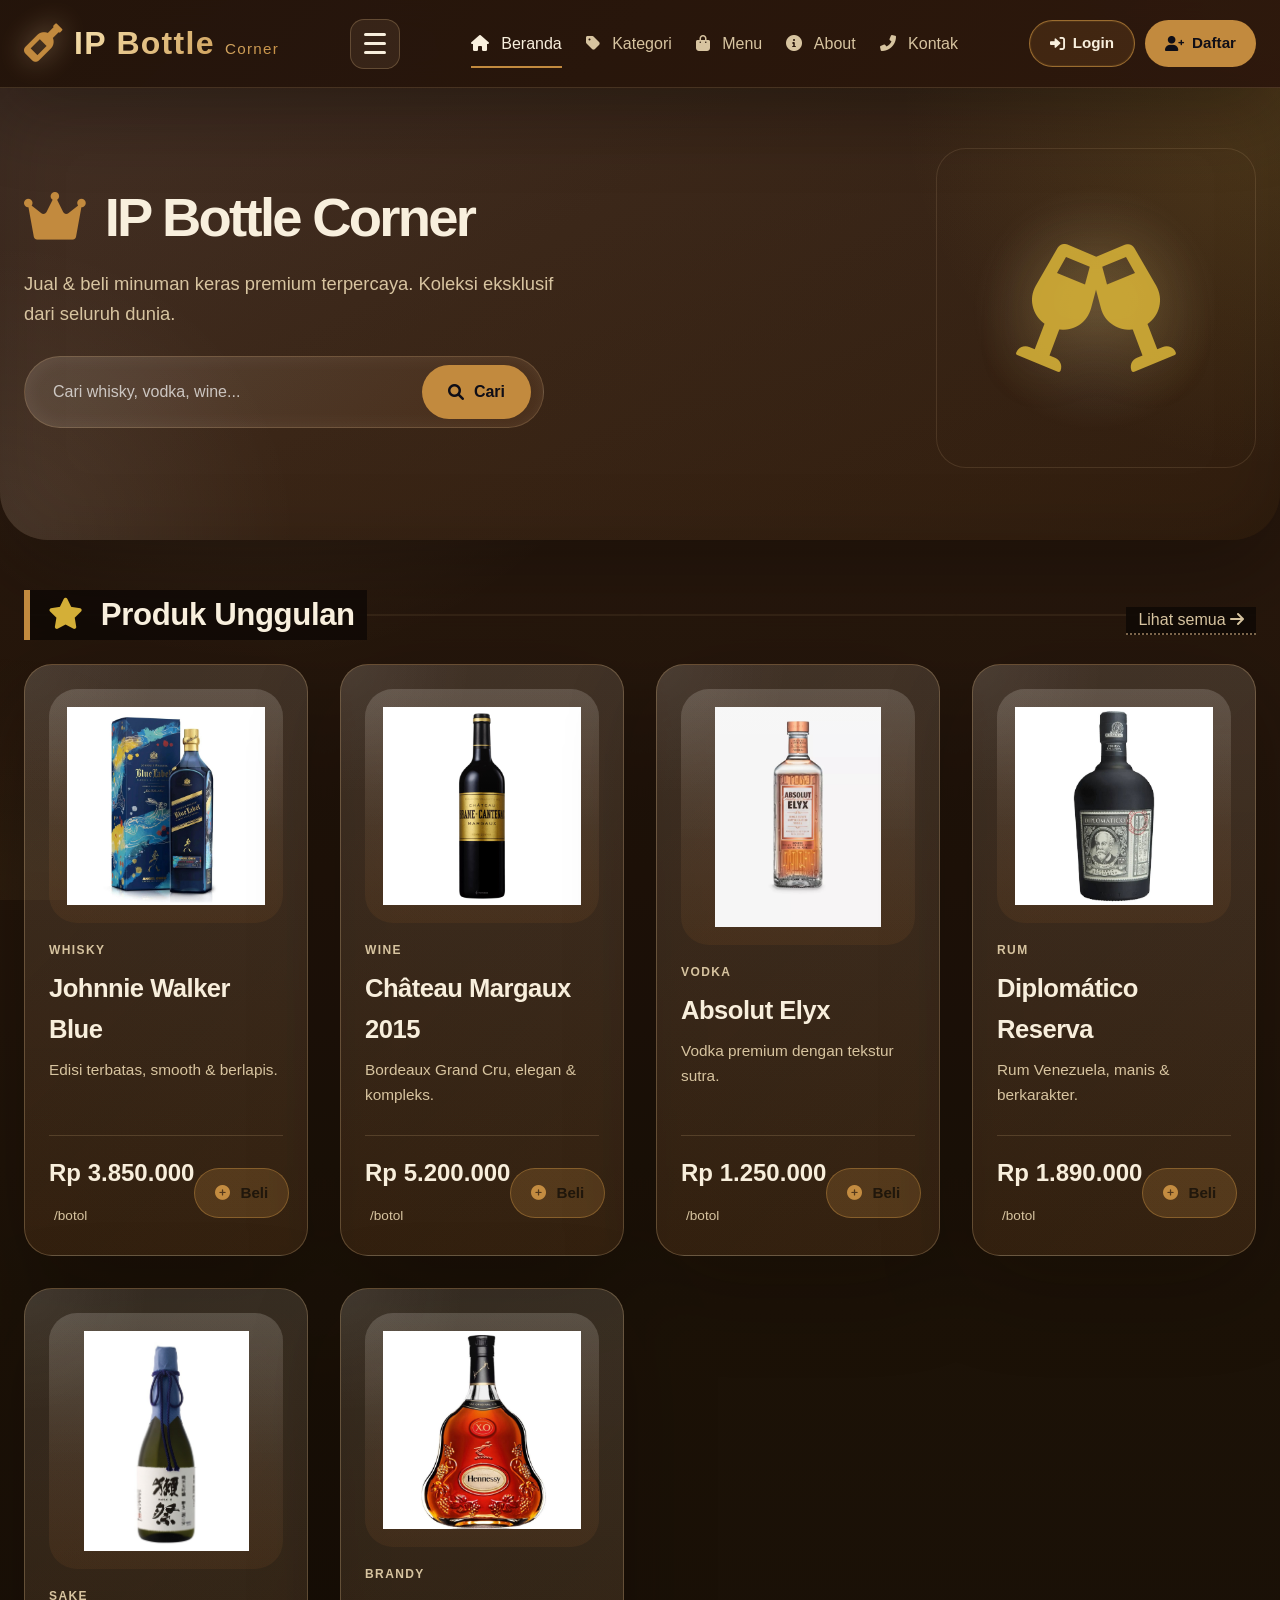
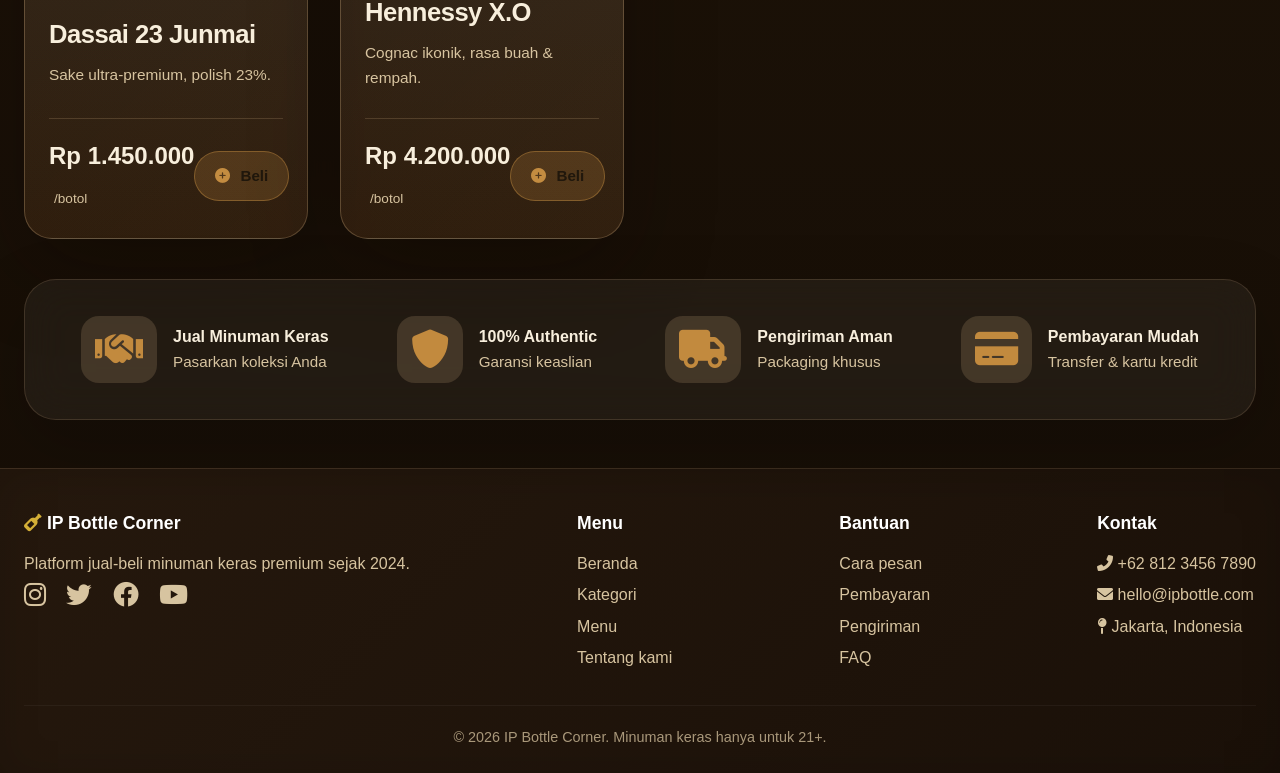
<file: index.html>
<!DOCTYPE html>
<html lang="id">
<head>
  <meta charset="UTF-8">
  <meta name="viewport" content="width=device-width, initial-scale=1.0">
  <title>Kontak - IP Bottle Corner</title>
  <link rel="stylesheet" href="style.css">
  <link rel="stylesheet" href="https://cdnjs.cloudflare.com/ajax/libs/font-awesome/6.0.0-beta3/css/all.min.css">
</head>
<body>

<header>
    <div class="container header-wrapper">
      <div class="logo">
        <i class="fas fa-wine-bottle"></i>
        <h1>IP Bottle <span>Corner</span></h1>
      </div>
      <button class="hamburger" id="hamburgerButton" aria-label="Toggle navigation" aria-expanded="false">
        <span></span>
        <span></span>
        <span></span>
      </button>
      <nav class="nav-links" id="navLinks">
        <a href="index.html" class="active"><i class="fas fa-home"></i> Beranda</a>
        <a href="kategori.html"><i class="fas fa-tag"></i> Kategori</a>
        <a href="menu.html"><i class="fas fa-shopping-bag"></i> Menu</a>
        <a href="about.html"><i class="fas fa-info-circle"></i> About</a>
        <a href="contact.html"><i class="fas fa-phone-alt"></i> Kontak</a>
      </nav>
      <div class="header-actions">
        <div class="cart-icon" onclick="openCart()">
          <i class="fas fa-shopping-cart"></i>
          <span class="badge">3</span>
        </div>
        <div class="auth-buttons">
          <a href="login.html" class="btn-login"><i class="fas fa-sign-in-alt"></i> Login</a>
          <a href="register.html" class="btn-register"><i class="fas fa-user-plus"></i> Daftar</a>
        </div>
      </div>
    </div>
  </header>

  <!-- Hero Section -->
  <section class="hero">
    <div class="container hero-grid">
      <div class="hero-text">
        <h2><i class="fas fa-crown"></i> IP Bottle Corner</h2>
        <p>Jual & beli minuman keras premium terpercaya. Koleksi eksklusif dari seluruh dunia.</p>
        <div class="hero-search">
          <input type="text" placeholder="Cari whisky, vodka, wine...">
          <button><i class="fas fa-search"></i> Cari</button>
        </div>
      </div>
      <div class="hero-img">
        <i class="fas fa-glass-cheers"></i>
      </div>
    </div>
  </section>

  <div class="container">
    <!-- Produk Unggulan -->
    <div class="section-title">
      <h3><i class="fas fa-star" style="color:#d4af37;"></i> Produk Unggulan</h3>
      <a href="menu.html">Lihat semua <i class="fas fa-arrow-right"></i></a>
    </div>

    <div class="product-grid" id="featured-products">
      <!-- Products will be loaded by JavaScript -->
    </div>

    <!-- Info Panel -->
    <div class="info-panel">
      <div class="info-item">
        <i class="fas fa-handshake"></i>
        <div><h4>Jual Minuman Keras</h4><p>Pasarkan koleksi Anda</p></div>
      </div>
      <div class="info-item">
        <i class="fas fa-shield-alt"></i>
        <div><h4>100% Authentic</h4><p>Garansi keaslian</p></div>
      </div>
      <div class="info-item">
        <i class="fas fa-truck"></i>
        <div><h4>Pengiriman Aman</h4><p>Packaging khusus</p></div>
      </div>
      <div class="info-item">
        <i class="fas fa-credit-card"></i>
        <div><h4>Pembayaran Mudah</h4><p>Transfer & kartu kredit</p></div>
      </div>
    </div>
  </div>

  <!-- Footer -->
  <footer>
    <div class="container">
      <div class="footer-grid">
        <div class="footer-col">
          <h5><i class="fas fa-wine-bottle" style="color:#d4af37;"></i> IP Bottle Corner</h5>
          <p>Platform jual-beli minuman keras premium sejak 2024.</p>
          <div class="social">
            <i class="fab fa-instagram"></i>
            <i class="fab fa-twitter"></i>
            <i class="fab fa-facebook"></i>
            <i class="fab fa-youtube"></i>
          </div>
        </div>
        <div class="footer-col">
          <h5>Menu</h5>
          <a href="index.html">Beranda</a>
          <a href="kategori.html">Kategori</a>
          <a href="menu.html">Menu</a>
          <a href="about.html">Tentang kami</a>
        </div>
        <div class="footer-col">
          <h5>Bantuan</h5>
          <a href="#">Cara pesan</a>
          <a href="#">Pembayaran</a>
          <a href="#">Pengiriman</a>
          <a href="#">FAQ</a>
        </div>
        <div class="footer-col">
          <h5>Kontak</h5>
          <p><i class="fas fa-phone-alt"></i> +62 812 3456 7890</p>
          <p><i class="fas fa-envelope"></i> hello@ipbottle.com</p>
          <p><i class="fas fa-map-pin"></i> Jakarta, Indonesia</p>
        </div>
      </div>
      <div class="copyright">
        &copy; 2026 IP Bottle Corner. Minuman keras hanya untuk 21+.
      </div>
    </div>
  </footer>

  <script src="main.js"></script>
</body>
</html>
</file>
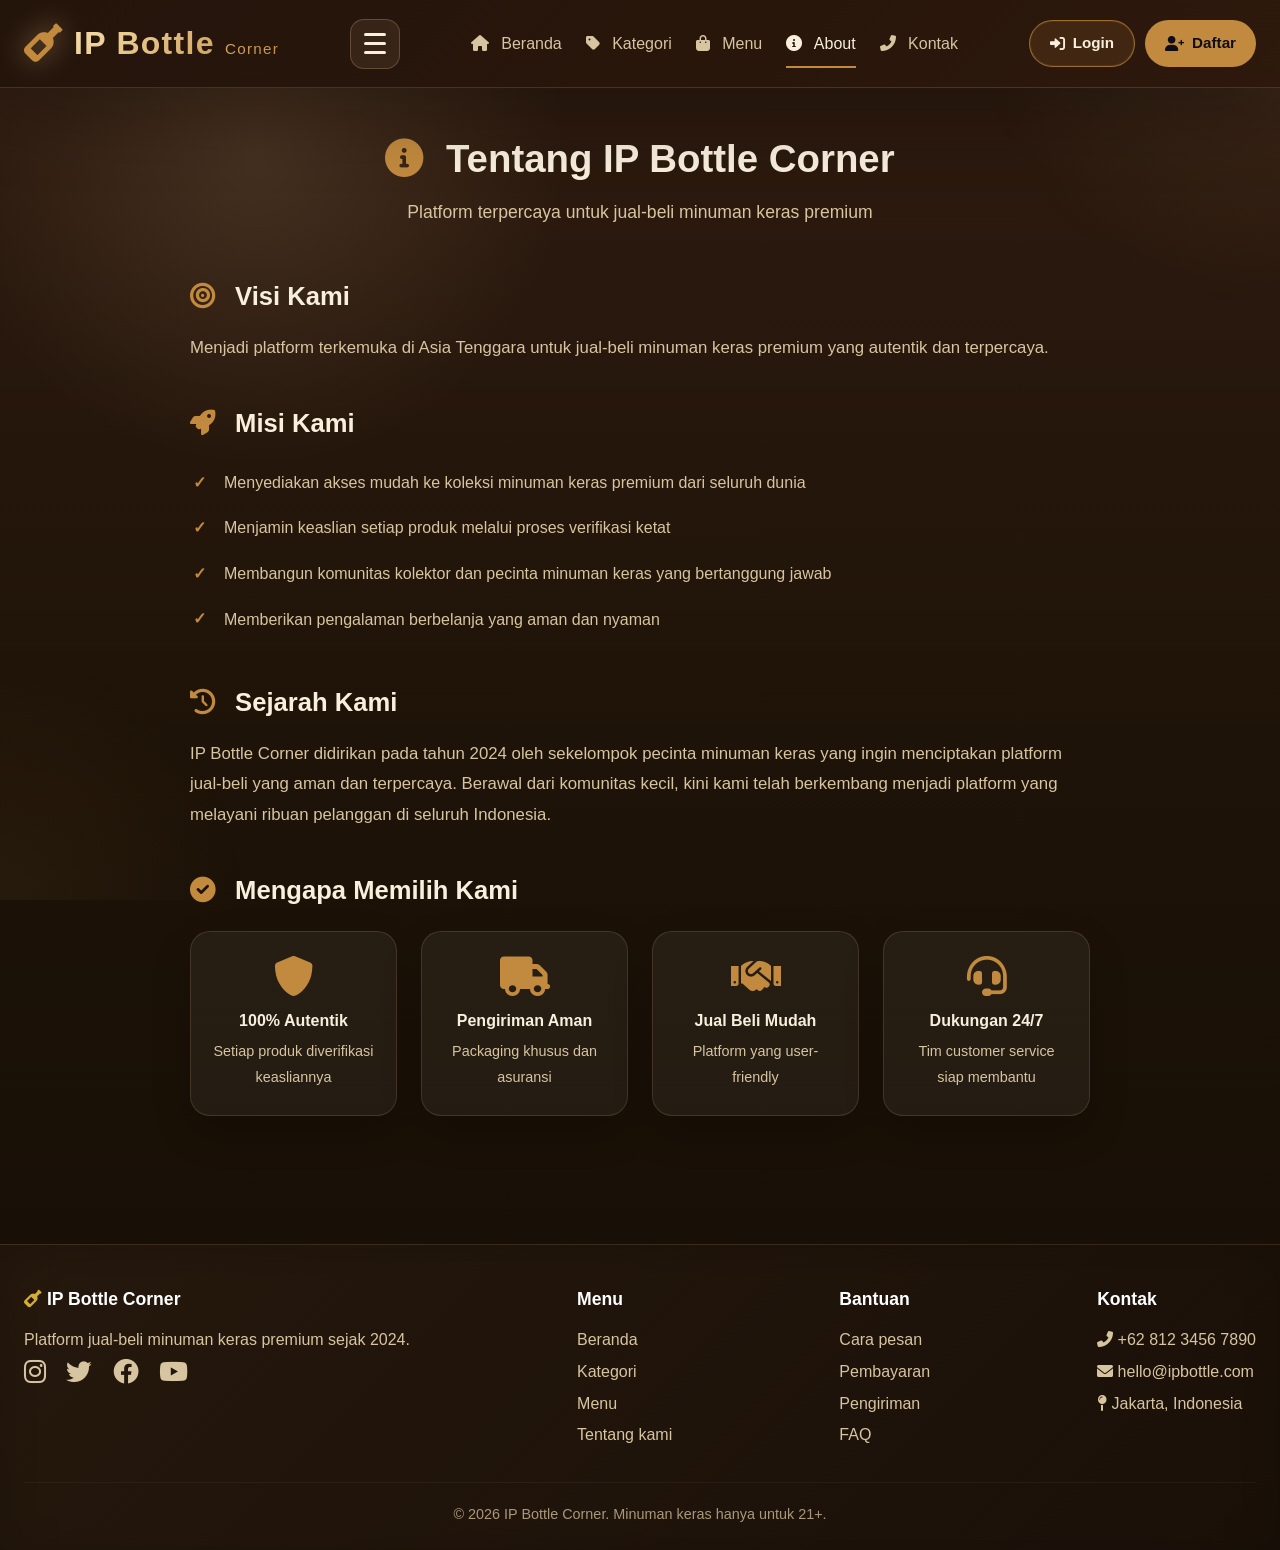
<file: about.html>
<!DOCTYPE html>
<html lang="id">
<head>
  <meta charset="UTF-8">
  <meta name="viewport" content="width=device-width, initial-scale=1.0">
  <title>Tentang Kami - IP Bottle Corner</title>
  <link rel="stylesheet" href="style.css">
  <link rel="stylesheet" href="https://cdnjs.cloudflare.com/ajax/libs/font-awesome/6.0.0-beta3/css/all.min.css">
</head>
<body>
  <!-- Header -->
  <header>
    <div class="container header-wrapper">
      <div class="logo">
        <i class="fas fa-wine-bottle"></i>
        <h1>IP Bottle <span>Corner</span></h1>
      </div>
      <button class="hamburger" id="hamburgerButton" aria-label="Toggle navigation" aria-expanded="false">
        <span></span>
        <span></span>
        <span></span>
      </button>
      <nav class="nav-links" id="navLinks">
        <a href="index.html"><i class="fas fa-home"></i> Beranda</a>
        <a href="kategori.html"><i class="fas fa-tag"></i> Kategori</a>
        <a href="menu.html"><i class="fas fa-shopping-bag"></i> Menu</a>
        <a href="about.html" class="active"><i class="fas fa-info-circle"></i> About</a>
        <a href="contact.html"><i class="fas fa-phone-alt"></i> Kontak</a>
      </nav>
      <div class="header-actions">
        <div class="cart-icon" onclick="openCart()">
          <i class="fas fa-shopping-cart"></i>
          <span class="badge">3</span>
        </div>
        <div class="auth-buttons">
          <a href="login.html" class="btn-login"><i class="fas fa-sign-in-alt"></i> Login</a>
          <a href="register.html" class="btn-register"><i class="fas fa-user-plus"></i> Daftar</a>
        </div>
      </div>
    </div>
  </header>
  <div class="container">
    <div class="page-header">
      <h2><i class="fas fa-info-circle"></i> Tentang IP Bottle Corner</h2>
      <p>Platform terpercaya untuk jual-beli minuman keras premium</p>
    </div>

    <div class="about-content">
      <div class="about-section">
        <h3><i class="fas fa-bullseye"></i> Visi Kami</h3>
        <p>Menjadi platform terkemuka di Asia Tenggara untuk jual-beli minuman keras premium yang autentik dan terpercaya.</p>
      </div>

      <div class="about-section">
        <h3><i class="fas fa-rocket"></i> Misi Kami</h3>
        <ul>
          <li>Menyediakan akses mudah ke koleksi minuman keras premium dari seluruh dunia</li>
          <li>Menjamin keaslian setiap produk melalui proses verifikasi ketat</li>
          <li>Membangun komunitas kolektor dan pecinta minuman keras yang bertanggung jawab</li>
          <li>Memberikan pengalaman berbelanja yang aman dan nyaman</li>
        </ul>
      </div>

      <div class="about-section">
        <h3><i class="fas fa-history"></i> Sejarah Kami</h3>
        <p>IP Bottle Corner didirikan pada tahun 2024 oleh sekelompok pecinta minuman keras yang ingin menciptakan platform jual-beli yang aman dan terpercaya. Berawal dari komunitas kecil, kini kami telah berkembang menjadi platform yang melayani ribuan pelanggan di seluruh Indonesia.</p>
      </div>

      <div class="about-section">
        <h3><i class="fas fa-check-circle"></i> Mengapa Memilih Kami</h3>
        <div class="feature-grid">
          <div class="feature-item">
            <i class="fas fa-shield-alt"></i>
            <h4>100% Autentik</h4>
            <p>Setiap produk diverifikasi keasliannya</p>
          </div>
          <div class="feature-item">
            <i class="fas fa-truck"></i>
            <h4>Pengiriman Aman</h4>
            <p>Packaging khusus dan asuransi</p>
          </div>
          <div class="feature-item">
            <i class="fas fa-handshake"></i>
            <h4>Jual Beli Mudah</h4>
            <p>Platform yang user-friendly</p>
          </div>
          <div class="feature-item">
            <i class="fas fa-headset"></i>
            <h4>Dukungan 24/7</h4>
            <p>Tim customer service siap membantu</p>
          </div>
        </div>
      </div>
    </div>
  </div>

  <!-- Footer -->
  <footer>
    <div class="container">
      <div class="footer-grid">
        <div class="footer-col">
          <h5><i class="fas fa-wine-bottle" style="color:#d4af37;"></i> IP Bottle Corner</h5>
          <p>Platform jual-beli minuman keras premium sejak 2024.</p>
          <div class="social">
            <i class="fab fa-instagram"></i>
            <i class="fab fa-twitter"></i>
            <i class="fab fa-facebook"></i>
            <i class="fab fa-youtube"></i>
          </div>
        </div>
        <div class="footer-col">
          <h5>Menu</h5>
          <a href="index.html">Beranda</a>
          <a href="kategori.html">Kategori</a>
          <a href="menu.html">Menu</a>
          <a href="about.html">Tentang kami</a>
        </div>
        <div class="footer-col">
          <h5>Bantuan</h5>
          <a href="#">Cara pesan</a>
          <a href="#">Pembayaran</a>
          <a href="#">Pengiriman</a>
          <a href="#">FAQ</a>
        </div>
        <div class="footer-col">
          <h5>Kontak</h5>
          <p><i class="fas fa-phone-alt"></i> +62 812 3456 7890</p>
          <p><i class="fas fa-envelope"></i> hello@ipbottle.com</p>
          <p><i class="fas fa-map-pin"></i> Jakarta, Indonesia</p>
        </div>
      </div>
      <div class="copyright">
        &copy; 2026 IP Bottle Corner. Minuman keras hanya untuk 21+.
      </div>
    </div>
  </footer>

  <script src="main.js"></script>
</body>
</html>
</file>
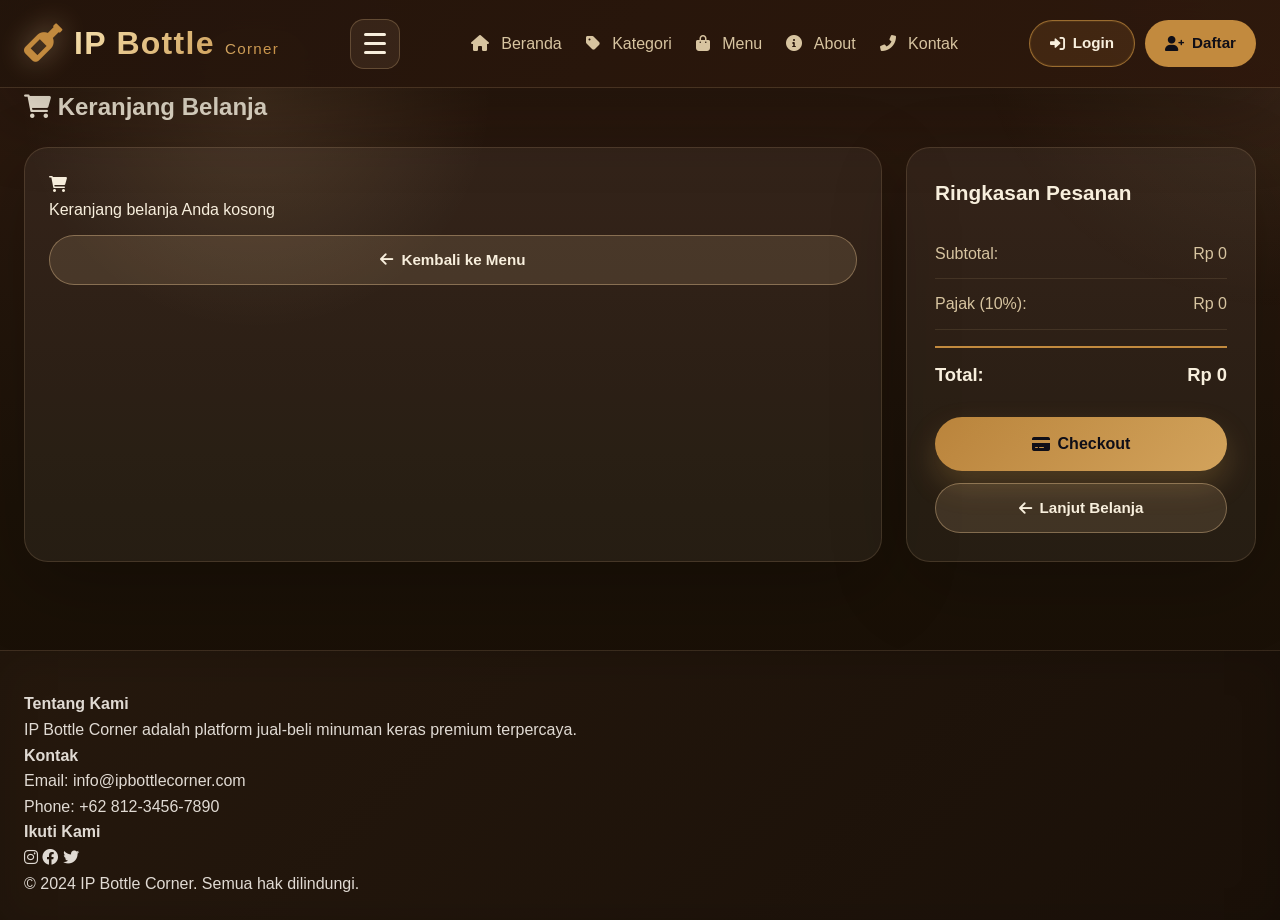
<file: cart.html>
<!DOCTYPE html>
<html lang="id">
<head>
  <meta charset="UTF-8">
  <meta name="viewport" content="width=device-width, initial-scale=1.0">
  <title>Keranjang Belanja - IP Bottle Corner</title>
  <link rel="stylesheet" href="style.css">
  <link rel="stylesheet" href="https://cdnjs.cloudflare.com/ajax/libs/font-awesome/6.0.0-beta3/css/all.min.css">
</head>
<body>
  <!-- Header -->
  <header>
    <div class="container header-wrapper">
      <div class="logo">
        <i class="fas fa-wine-bottle"></i>
        <h1>IP Bottle <span>Corner</span></h1>
      </div>
      <button class="hamburger" id="hamburgerButton" aria-label="Toggle navigation" aria-expanded="false">
        <span></span>
        <span></span>
        <span></span>
      </button>
      <nav class="nav-links" id="navLinks">
        <a href="index.html"><i class="fas fa-home"></i> Beranda</a>
        <a href="kategori.html"><i class="fas fa-tag"></i> Kategori</a>
        <a href="menu.html"><i class="fas fa-shopping-bag"></i> Menu</a>
        <a href="about.html"><i class="fas fa-info-circle"></i> About</a>
        <a href="contact.html"><i class="fas fa-phone-alt"></i> Kontak</a>
      </nav>
      <div class="header-actions">
        <div class="cart-icon" onclick="openCart()">
          <i class="fas fa-shopping-cart"></i>
          <span class="badge">0</span>
        </div>
        <div class="auth-buttons">
          <a href="login.html" class="btn-login"><i class="fas fa-sign-in-alt"></i> Login</a>
          <a href="register.html" class="btn-register"><i class="fas fa-user-plus"></i> Daftar</a>
        </div>
      </div>
    </div>
  </header>

  <!-- Cart Section -->
  <section class="cart-section">
    <div class="container">
      <h2><i class="fas fa-shopping-cart"></i> Keranjang Belanja</h2>

      <div class="cart-content">
        <div class="cart-items" id="cart-items">
          <!-- Items akan ditampilkan di sini -->
        </div>

        <div class="cart-summary">
          <h3>Ringkasan Pesanan</h3>
          <div class="summary-item">
            <span>Subtotal:</span>
            <span id="subtotal">Rp 0</span>
          </div>
          <div class="summary-item">
            <span>Pajak (10%):</span>
            <span id="tax">Rp 0</span>
          </div>
          <div class="summary-item total">
            <span>Total:</span>
            <span id="total">Rp 0</span>
          </div>
          <button class="btn-checkout" onclick="checkout()">
            <i class="fas fa-credit-card"></i> Checkout
          </button>
          <a href="menu.html" class="btn-continue">
            <i class="fas fa-arrow-left"></i> Lanjut Belanja
          </a>
        </div>
      </div>
    </div>
  </section>

  <!-- Footer -->
  <footer>
    <div class="container">
      <div class="footer-content">
        <div class="footer-section">
          <h4>Tentang Kami</h4>
          <p>IP Bottle Corner adalah platform jual-beli minuman keras premium terpercaya.</p>
        </div>
        <div class="footer-section">
          <h4>Kontak</h4>
          <p>Email: info@ipbottlecorner.com</p>
          <p>Phone: +62 812-3456-7890</p>
        </div>
        <div class="footer-section">
          <h4>Ikuti Kami</h4>
          <div class="social-links">
            <a href="#"><i class="fab fa-instagram"></i></a>
            <a href="#"><i class="fab fa-facebook"></i></a>
            <a href="#"><i class="fab fa-twitter"></i></a>
          </div>
        </div>
      </div>
      <div class="footer-bottom">
        <p>&copy; 2024 IP Bottle Corner. Semua hak dilindungi.</p>
      </div>
    </div>
  </footer>

  <script src="main.js"></script>
  <script>
    // Render cart saat halaman dimuat
    document.addEventListener('DOMContentLoaded', function() {
      updateNavbar();
      renderCart();
    });
  </script>
</body>
</html>
</file>
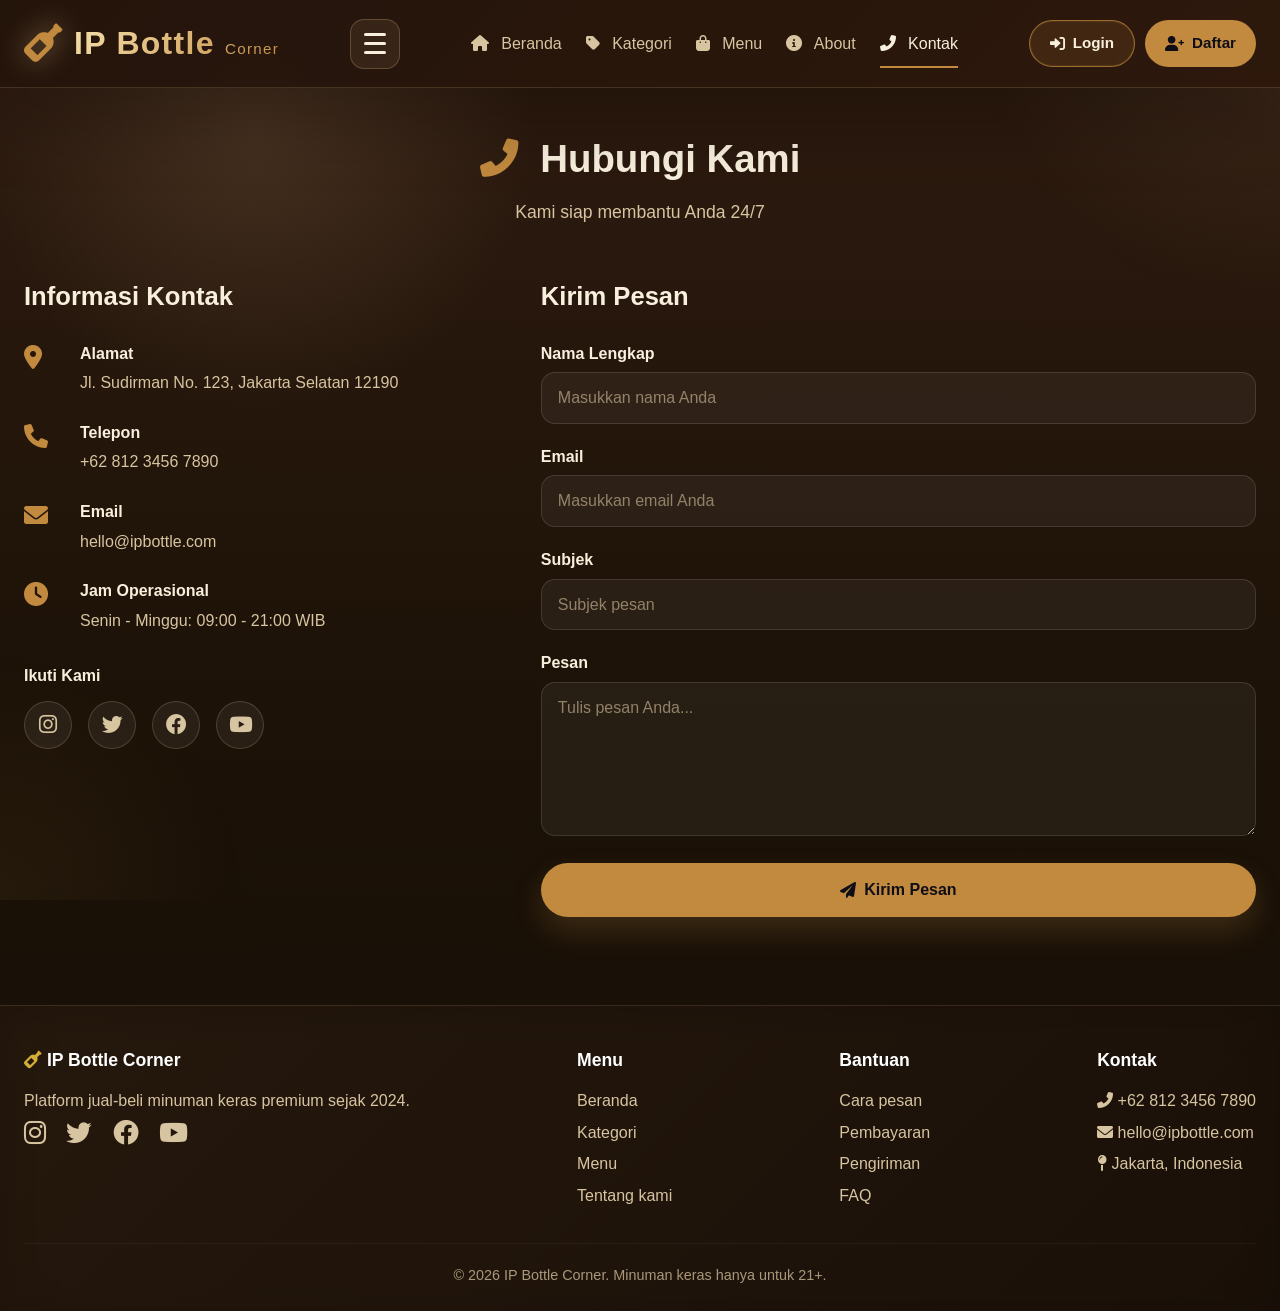
<file: contact.html>
<!DOCTYPE html>
<html lang="id">
<head>
  <meta charset="UTF-8">
  <meta name="viewport" content="width=device-width, initial-scale=1.0">
  <title>Kontak - IP Bottle Corner</title>
  <link rel="stylesheet" href="style.css">
  <link rel="stylesheet" href="https://cdnjs.cloudflare.com/ajax/libs/font-awesome/6.0.0-beta3/css/all.min.css">
</head>
<body>
  <!-- Header -->
  <header>
    <div class="container header-wrapper">
      <div class="logo">
        <i class="fas fa-wine-bottle"></i>
        <h1>IP Bottle <span>Corner</span></h1>
      </div>
      <button class="hamburger" id="hamburgerButton" aria-label="Toggle navigation" aria-expanded="false">
        <span></span>
        <span></span>
        <span></span>
      </button>
      <nav class="nav-links" id="navLinks">
        <a href="index.html"><i class="fas fa-home"></i> Beranda</a>
        <a href="kategori.html"><i class="fas fa-tag"></i> Kategori</a>
        <a href="menu.html"><i class="fas fa-shopping-bag"></i> Menu</a>
        <a href="about.html"><i class="fas fa-info-circle"></i> About</a>
        <a href="contact.html" class="active"><i class="fas fa-phone-alt"></i> Kontak</a>
      </nav>
      <div class="header-actions">
        <div class="cart-icon" onclick="openCart()">
          <i class="fas fa-shopping-cart"></i>
          <span class="badge">3</span>
        </div>
        <div class="auth-buttons">
          <a href="login.html" class="btn-login"><i class="fas fa-sign-in-alt"></i> Login</a>
          <a href="register.html" class="btn-register"><i class="fas fa-user-plus"></i> Daftar</a>
        </div>
      </div>
    </div>
  </header>

  <div class="container">
    <div class="page-header">
      <h2><i class="fas fa-phone-alt"></i> Hubungi Kami</h2>
      <p>Kami siap membantu Anda 24/7</p>
    </div>

    <div class="contact-wrapper">
      <div class="contact-info">
        <h3>Informasi Kontak</h3>
        <div class="contact-item">
          <i class="fas fa-map-marker-alt"></i>
          <div>
            <h4>Alamat</h4>
            <p>Jl. Sudirman No. 123, Jakarta Selatan 12190</p>
          </div>
        </div>
        <div class="contact-item">
          <i class="fas fa-phone"></i>
          <div>
            <h4>Telepon</h4>
            <p>+62 812 3456 7890</p>
          </div>
        </div>
        <div class="contact-item">
          <i class="fas fa-envelope"></i>
          <div>
            <h4>Email</h4>
            <p>hello@ipbottle.com</p>
          </div>
        </div>
        <div class="contact-item">
          <i class="fas fa-clock"></i>
          <div>
            <h4>Jam Operasional</h4>
            <p>Senin - Minggu: 09:00 - 21:00 WIB</p>
          </div>
        </div>
        <div class="social-media">
          <h4>Ikuti Kami</h4>
          <div class="social-icons">
            <a href="#"><i class="fab fa-instagram"></i></a>
            <a href="#"><i class="fab fa-twitter"></i></a>
            <a href="#"><i class="fab fa-facebook"></i></a>
            <a href="#"><i class="fab fa-youtube"></i></a>
          </div>
        </div>
      </div>

      <div class="contact-form">
        <h3>Kirim Pesan</h3>
        <form id="contactForm" onsubmit="sendMessage(event)">
          <div class="form-group">
            <label for="name">Nama Lengkap</label>
            <input type="text" id="name" placeholder="Masukkan nama Anda" required>
          </div>
          <div class="form-group">
            <label for="email">Email</label>
            <input type="email" id="email" placeholder="Masukkan email Anda" required>
          </div>
          <div class="form-group">
            <label for="subject">Subjek</label>
            <input type="text" id="subject" placeholder="Subjek pesan" required>
          </div>
          <div class="form-group">
            <label for="message">Pesan</label>
            <textarea id="message" rows="5" placeholder="Tulis pesan Anda..." required></textarea>
          </div>
          <button type="submit" class="btn-submit"><i class="fas fa-paper-plane"></i> Kirim Pesan</button>
        </form>
      </div>
    </div>
  </div>

  <!-- Footer -->
  <footer>
    <div class="container">
      <div class="footer-grid">
        <div class="footer-col">
          <h5><i class="fas fa-wine-bottle" style="color:#d4af37;"></i> IP Bottle Corner</h5>
          <p>Platform jual-beli minuman keras premium sejak 2024.</p>
          <div class="social">
            <i class="fab fa-instagram"></i>
            <i class="fab fa-twitter"></i>
            <i class="fab fa-facebook"></i>
            <i class="fab fa-youtube"></i>
          </div>
        </div>
        <div class="footer-col">
          <h5>Menu</h5>
          <a href="index.html">Beranda</a>
          <a href="kategori.html">Kategori</a>
          <a href="menu.html">Menu</a>
          <a href="about.html">Tentang kami</a>
        </div>
        <div class="footer-col">
          <h5>Bantuan</h5>
          <a href="#">Cara pesan</a>
          <a href="#">Pembayaran</a>
          <a href="#">Pengiriman</a>
          <a href="#">FAQ</a>
        </div>
        <div class="footer-col">
          <h5>Kontak</h5>
          <p><i class="fas fa-phone-alt"></i> +62 812 3456 7890</p>
          <p><i class="fas fa-envelope"></i> hello@ipbottle.com</p>
          <p><i class="fas fa-map-pin"></i> Jakarta, Indonesia</p>
        </div>
      </div>
      <div class="copyright">
        &copy; 2026 IP Bottle Corner. Minuman keras hanya untuk 21+.
      </div>
    </div>
  </footer>

  <script src="main.js"></script>
</body>
</html>
</file>
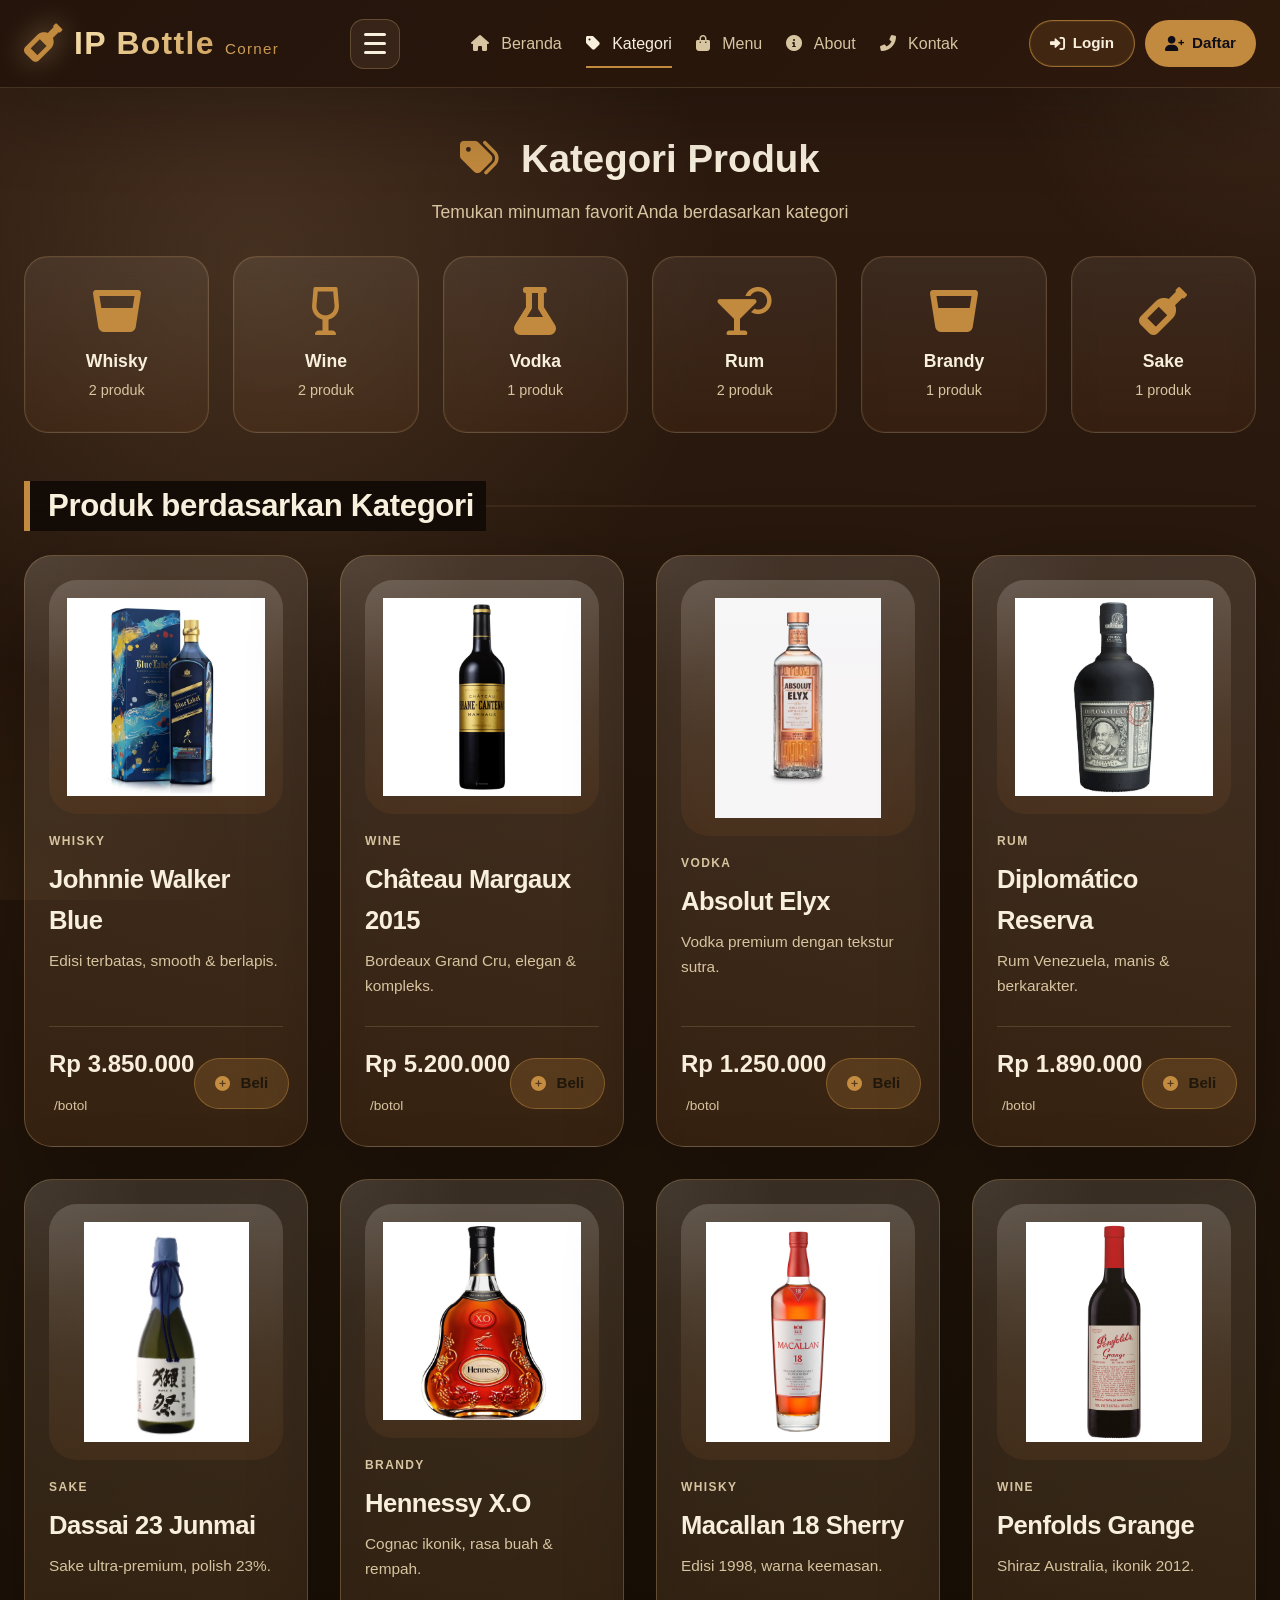
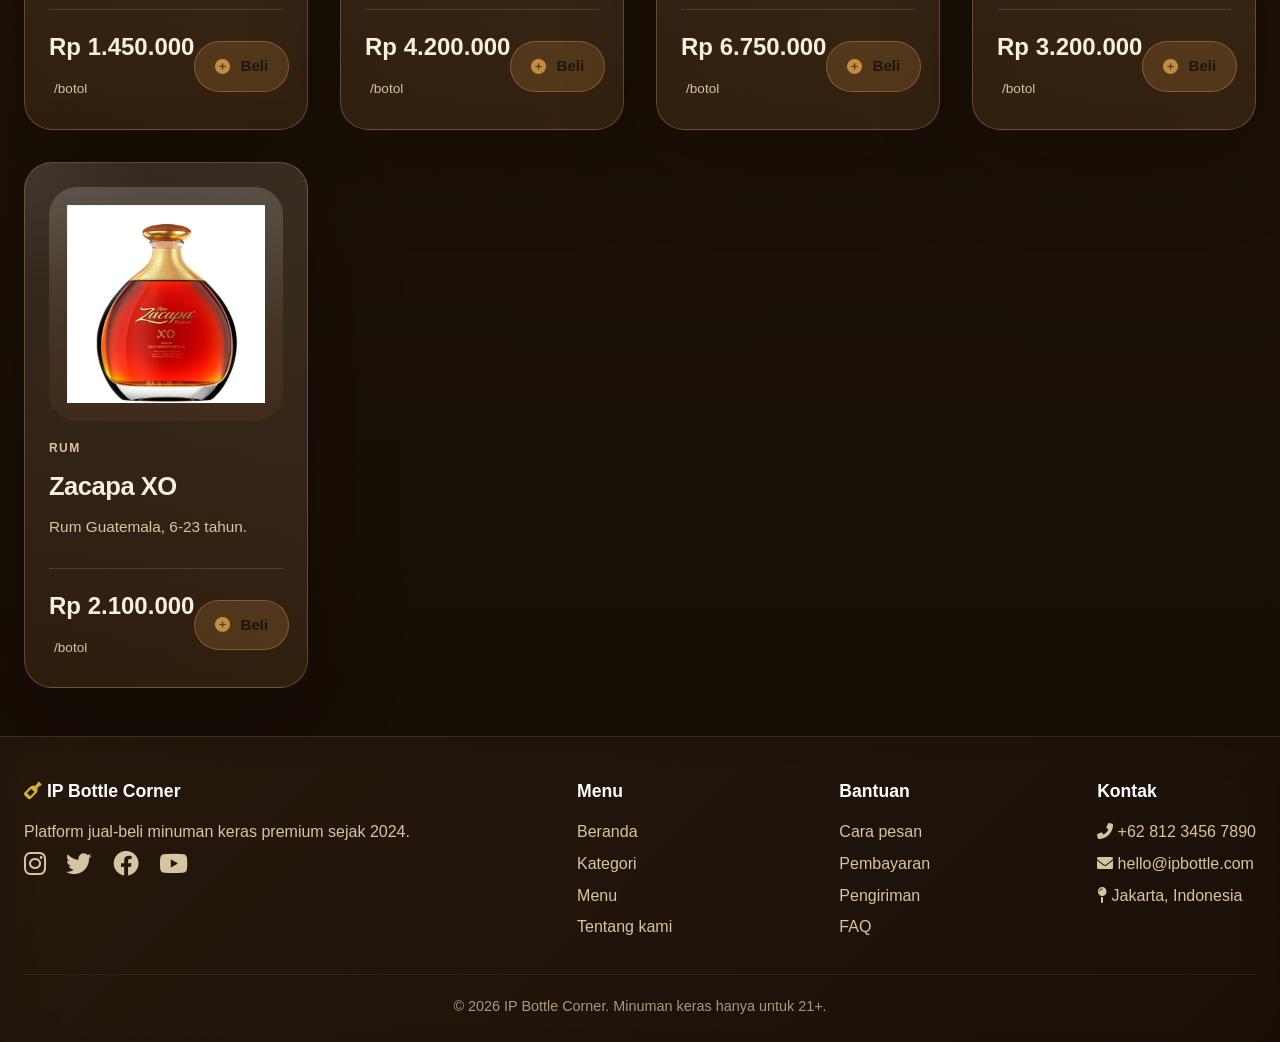
<file: kategori.html>
<!DOCTYPE html>
<html lang="id">
<head>
  <meta charset="UTF-8">
  <meta name="viewport" content="width=device-width, initial-scale=1.0">
  <title>Kategori - IP Bottle Corner</title>
  <link rel="stylesheet" href="style.css">
  <link rel="stylesheet" href="https://cdnjs.cloudflare.com/ajax/libs/font-awesome/6.0.0-beta3/css/all.min.css">
</head>
<body>
  <!-- Header -->
  <header>
    <div class="container header-wrapper">
      <div class="logo">
        <i class="fas fa-wine-bottle"></i>
        <h1>IP Bottle <span>Corner</span></h1>
      </div>
      <button class="hamburger" id="hamburgerButton" aria-label="Toggle navigation" aria-expanded="false">
        <span></span>
        <span></span>
        <span></span>
      </button>
      <nav class="nav-links" id="navLinks">
        <a href="index.html"><i class="fas fa-home"></i> Beranda</a>
        <a href="kategori.html" class="active"><i class="fas fa-tag"></i> Kategori</a>
        <a href="menu.html"><i class="fas fa-shopping-bag"></i> Menu</a>
        <a href="about.html"><i class="fas fa-info-circle"></i> About</a>
        <a href="contact.html"><i class="fas fa-phone-alt"></i> Kontak</a>
      </nav>
      <div class="header-actions">
        <div class="cart-icon" onclick="openCart()">
          <i class="fas fa-shopping-cart"></i>
          <span class="badge">3</span>
        </div>
        <div class="auth-buttons">
          <a href="login.html" class="btn-login"><i class="fas fa-sign-in-alt"></i> Login</a>
          <a href="register.html" class="btn-register"><i class="fas fa-user-plus"></i> Daftar</a>
        </div>
      </div>
    </div>
  </header>

  <div class="container">
    <div class="page-header">
      <h2><i class="fas fa-tags"></i> Kategori Produk</h2>
      <p>Temukan minuman favorit Anda berdasarkan kategori</p>
    </div>

    <div class="category-grid" id="category-grid">
      <!-- Categories will be loaded by JavaScript -->
    </div>

    <div class="section-title">
      <h3>Produk berdasarkan Kategori</h3>
    </div>
    <div class="product-grid" id="category-products">
      <!-- Products will be loaded by JavaScript -->
    </div>
  </div>

  <!-- Footer -->
  <footer>
    <div class="container">
      <div class="footer-grid">
        <div class="footer-col">
          <h5><i class="fas fa-wine-bottle" style="color:#d4af37;"></i> IP Bottle Corner</h5>
          <p>Platform jual-beli minuman keras premium sejak 2024.</p>
          <div class="social">
            <i class="fab fa-instagram"></i>
            <i class="fab fa-twitter"></i>
            <i class="fab fa-facebook"></i>
            <i class="fab fa-youtube"></i>
          </div>
        </div>
        <div class="footer-col">
          <h5>Menu</h5>
          <a href="index.html">Beranda</a>
          <a href="kategori.html">Kategori</a>
          <a href="menu.html">Menu</a>
          <a href="about.html">Tentang kami</a>
        </div>
        <div class="footer-col">
          <h5>Bantuan</h5>
          <a href="#">Cara pesan</a>
          <a href="#">Pembayaran</a>
          <a href="#">Pengiriman</a>
          <a href="#">FAQ</a>
        </div>
        <div class="footer-col">
          <h5>Kontak</h5>
          <p><i class="fas fa-phone-alt"></i> +62 812 3456 7890</p>
          <p><i class="fas fa-envelope"></i> hello@ipbottle.com</p>
          <p><i class="fas fa-map-pin"></i> Jakarta, Indonesia</p>
        </div>
      </div>
      <div class="copyright">
        &copy; 2026 IP Bottle Corner. Minuman keras hanya untuk 21+.
      </div>
    </div>
  </footer>

  <script src="main.js"></script>
</body>
</html>
</file>
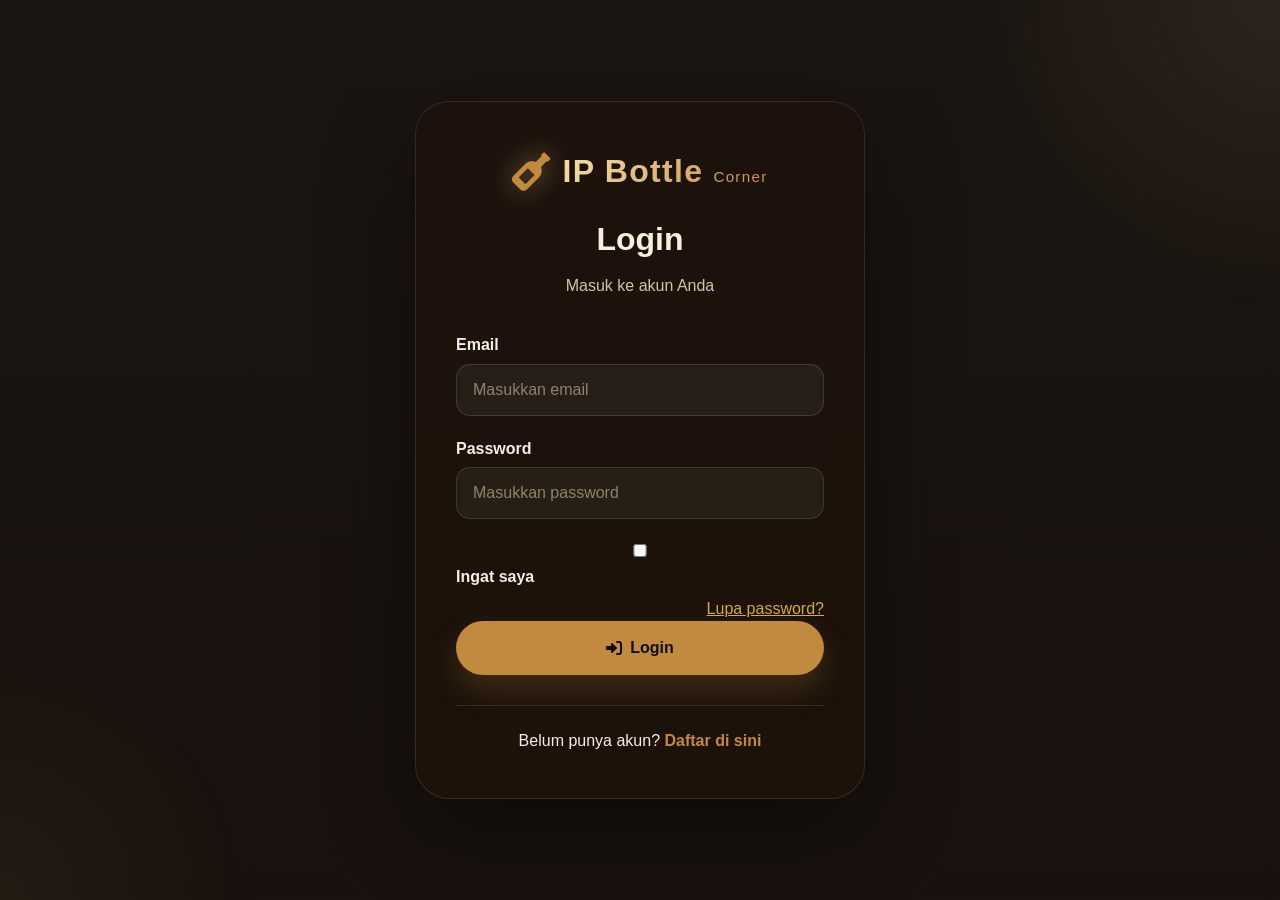
<file: login.html>
<!DOCTYPE html>
<html lang="id">
<head>
  <meta charset="UTF-8">
  <meta name="viewport" content="width=device-width, initial-scale=1.0">
  <title>Login - IP Bottle Corner</title>
  <link rel="stylesheet" href="style.css">
  <link rel="stylesheet" href="https://cdnjs.cloudflare.com/ajax/libs/font-awesome/6.0.0-beta3/css/all.min.css">
</head>
<body class="auth-page">
  <div class="auth-container">
    <div class="auth-box">
      <div class="auth-header">
        <div class="logo">
          <i class="fas fa-wine-bottle"></i>
          <h1>IP Bottle <span>Corner</span></h1>
        </div>
        <h2>Login</h2>
        <p>Masuk ke akun Anda</p>
      </div>

      <form id="loginForm" onsubmit="loginUser(event)">
        <div class="form-group">
          <label for="email">Email</label>
          <input type="email" id="email" placeholder="Masukkan email" required>
        </div>
        <div class="form-group">
          <label for="password">Password</label>
          <input type="password" id="password" placeholder="Masukkan password" required>
        </div>
        <div class="form-group">
          <label>
            <input type="checkbox"> Ingat saya
          </label>
          <a href="#" style="float: right; color: #d4af37;">Lupa password?</a>
        </div>
        <button type="submit" class="btn-submit"><i class="fas fa-sign-in-alt"></i> Login</button>
      </form>

      <div class="auth-footer">
        <p>Belum punya akun? <a href="register.html">Daftar di sini</a></p>
      </div>
    </div>
  </div>

  <script src="main.js"></script>
</body>
</html>
</file>
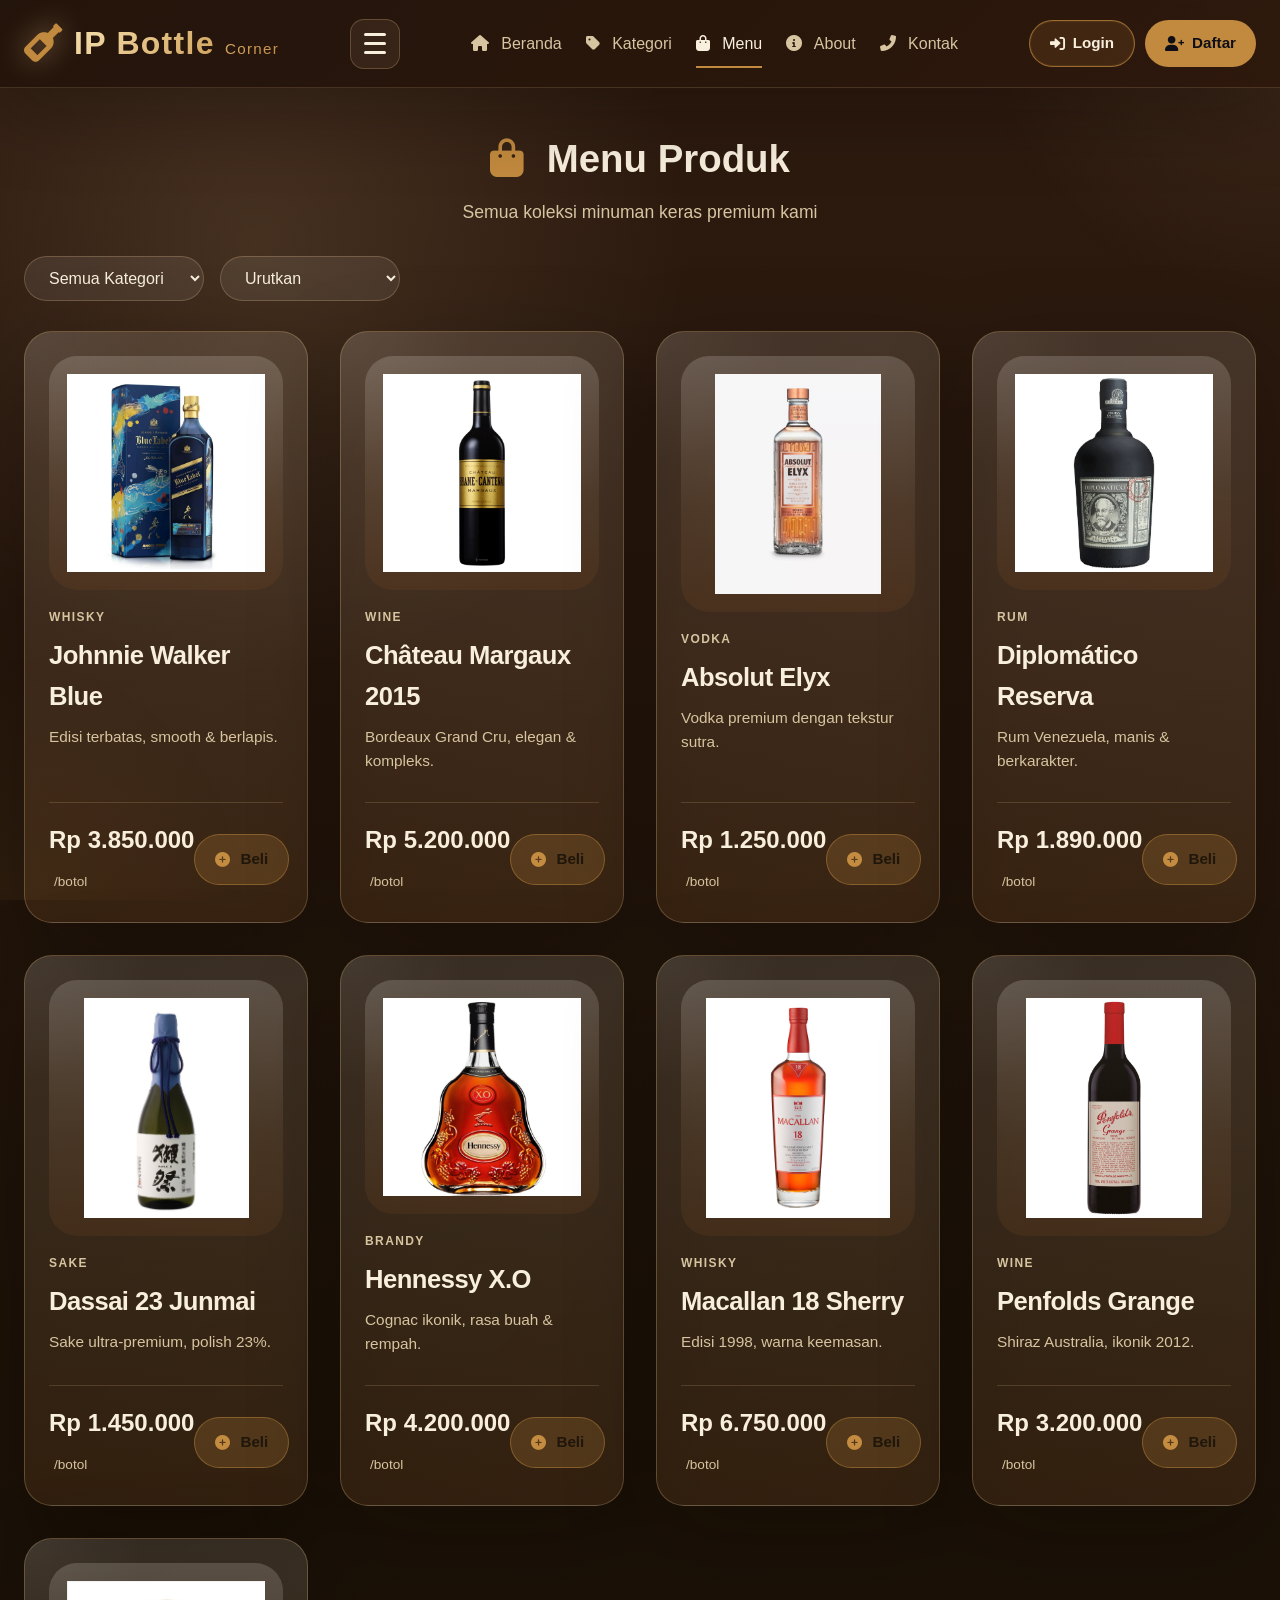
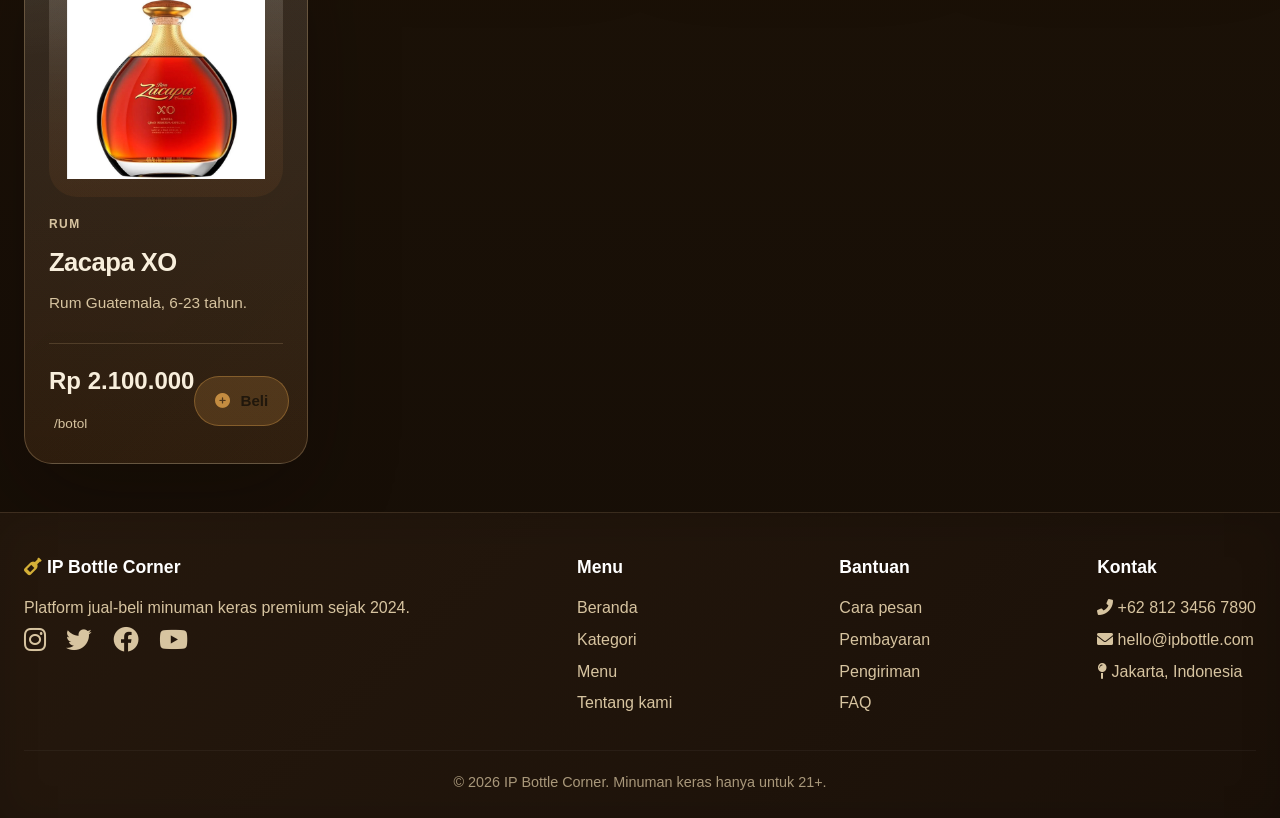
<file: menu.html>
<!DOCTYPE html>
<html lang="id">
<head>
  <meta charset="UTF-8">
  <meta name="viewport" content="width=device-width, initial-scale=1.0">
  <title>Menu - IP Bottle Corner</title>
  <link rel="stylesheet" href="style.css">
  <link rel="stylesheet" href="https://cdnjs.cloudflare.com/ajax/libs/font-awesome/6.0.0-beta3/css/all.min.css">
</head>
<body>
  <!-- Header -->
  <header>
    <div class="container header-wrapper">
      <div class="logo">
        <i class="fas fa-wine-bottle"></i>
        <h1>IP Bottle <span>Corner</span></h1>
      </div>
      <button class="hamburger" id="hamburgerButton" aria-label="Toggle navigation" aria-expanded="false">
        <span></span>
        <span></span>
        <span></span>
      </button>
      <nav class="nav-links" id="navLinks">
        <a href="index.html"><i class="fas fa-home"></i> Beranda</a>
        <a href="kategori.html"><i class="fas fa-tag"></i> Kategori</a>
        <a href="menu.html" class="active"><i class="fas fa-shopping-bag"></i> Menu</a>
        <a href="about.html"><i class="fas fa-info-circle"></i> About</a>
        <a href="contact.html"><i class="fas fa-phone-alt"></i> Kontak</a>
      </nav>
      <div class="header-actions">
        <div class="cart-icon" onclick="openCart()">
          <i class="fas fa-shopping-cart"></i>
          <span class="badge">3</span>
        </div>
        <div class="auth-buttons">
          <a href="login.html" class="btn-login"><i class="fas fa-sign-in-alt"></i> Login</a>
          <a href="register.html" class="btn-register"><i class="fas fa-user-plus"></i> Daftar</a>
        </div>
      </div>
    </div>
  </header>

  <div class="container">
    <div class="page-header">
      <h2><i class="fas fa-shopping-bag"></i> Menu Produk</h2>
      <p>Semua koleksi minuman keras premium kami</p>
    </div>

    <!-- Filter -->
    <div class="filter-section">
      <select id="filterCategory" onchange="filterProducts()">
        <option value="all">Semua Kategori</option>
        <option value="Whisky">Whisky</option>
        <option value="Wine">Wine</option>
        <option value="Vodka">Vodka</option>
        <option value="Rum">Rum</option>
        <option value="Brandy">Brandy</option>
        <option value="Sake">Sake</option>
      </select>
      <select id="sortBy" onchange="sortProducts()">
        <option value="default">Urutkan</option>
        <option value="price-asc">Harga Terendah</option>
        <option value="price-desc">Harga Tertinggi</option>
        <option value="name">Nama A-Z</option>
      </select>
    </div>

    <div class="product-grid" id="all-products">
      <!-- All products will be loaded by JavaScript -->
    </div>
  </div>

  <!-- Footer -->
  <footer>
    <div class="container">
      <div class="footer-grid">
        <div class="footer-col">
          <h5><i class="fas fa-wine-bottle" style="color:#d4af37;"></i> IP Bottle Corner</h5>
          <p>Platform jual-beli minuman keras premium sejak 2024.</p>
          <div class="social">
            <i class="fab fa-instagram"></i>
            <i class="fab fa-twitter"></i>
            <i class="fab fa-facebook"></i>
            <i class="fab fa-youtube"></i>
          </div>
        </div>
        <div class="footer-col">
          <h5>Menu</h5>
          <a href="index.html">Beranda</a>
          <a href="kategori.html">Kategori</a>
          <a href="menu.html">Menu</a>
          <a href="about.html">Tentang kami</a>
        </div>
        <div class="footer-col">
          <h5>Bantuan</h5>
          <a href="#">Cara pesan</a>
          <a href="#">Pembayaran</a>
          <a href="#">Pengiriman</a>
          <a href="#">FAQ</a>
        </div>
        <div class="footer-col">
          <h5>Kontak</h5>
          <p><i class="fas fa-phone-alt"></i> +62 812 3456 7890</p>
          <p><i class="fas fa-envelope"></i> hello@ipbottle.com</p>
          <p><i class="fas fa-map-pin"></i> Jakarta, Indonesia</p>
        </div>
      </div>
      <div class="copyright">
        &copy; 2026 IP Bottle Corner. Minuman keras hanya untuk 21+.
      </div>
    </div>
  </footer>

  <script src="main.js"></script>
</body>
</html>
</file>
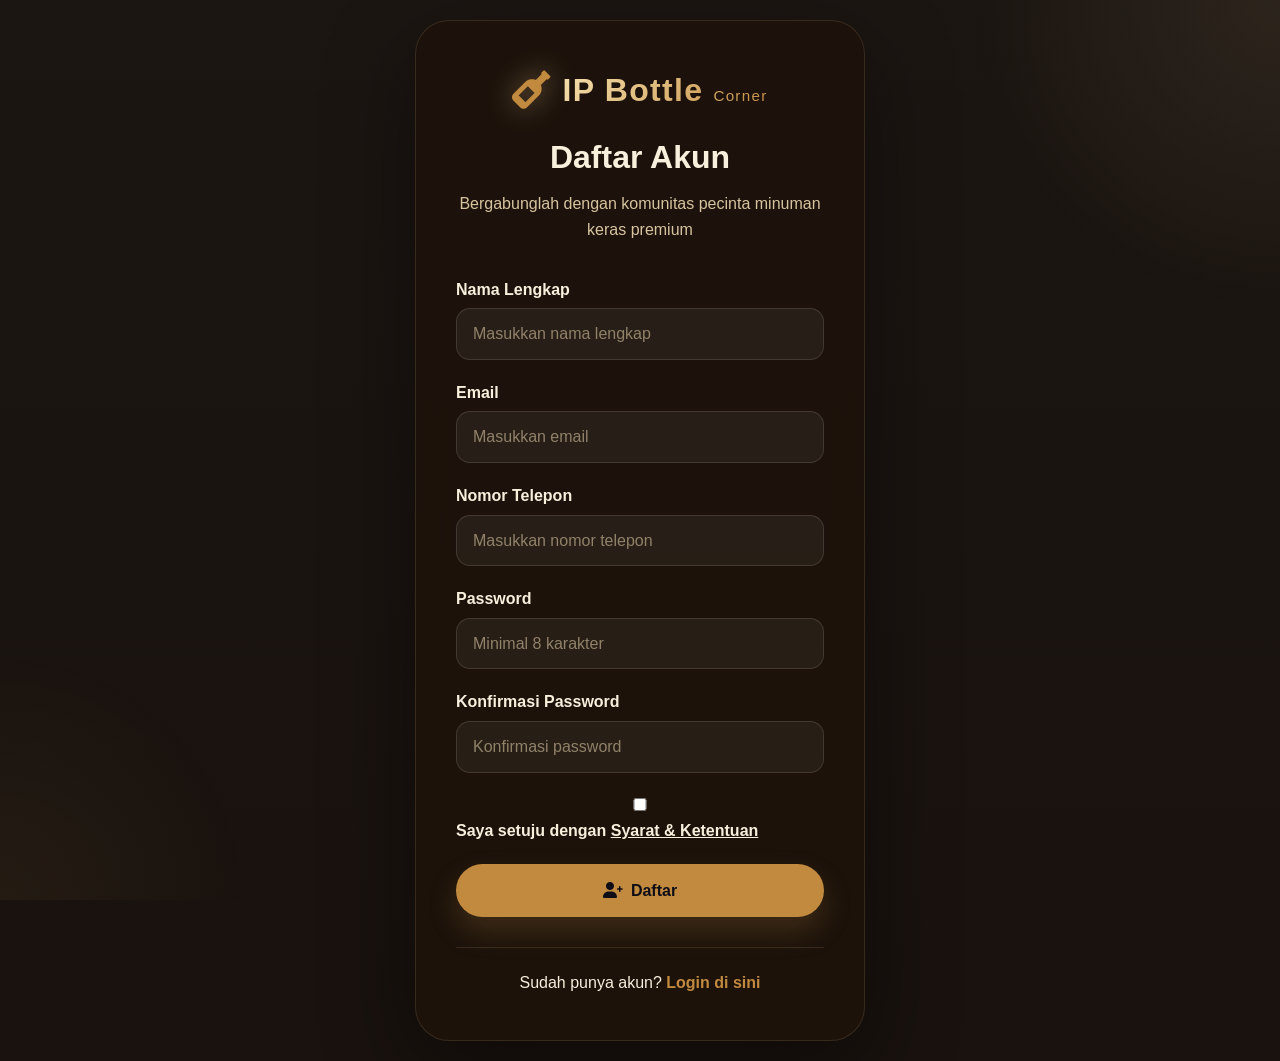
<file: register.html>
<!DOCTYPE html>
<html lang="id">
<head>
  <meta charset="UTF-8">
  <meta name="viewport" content="width=device-width, initial-scale=1.0">
  <title>Daftar - IP Bottle Corner</title>
  <link rel="stylesheet" href="style.css">
  <link rel="stylesheet" href="https://cdnjs.cloudflare.com/ajax/libs/font-awesome/6.0.0-beta3/css/all.min.css">
</head>
<body class="auth-page">
  <div class="auth-container">
    <div class="auth-box">
      <div class="auth-header">
        <div class="logo">
          <i class="fas fa-wine-bottle"></i>
          <h1>IP Bottle <span>Corner</span></h1>
        </div>
        <h2>Daftar Akun</h2>
        <p>Bergabunglah dengan komunitas pecinta minuman keras premium</p>
      </div>

      <form id="registerForm" onsubmit="registerUser(event)">
        <div class="form-group">
          <label for="fullname">Nama Lengkap</label>
          <input type="text" id="fullname" placeholder="Masukkan nama lengkap" required>
        </div>
        <div class="form-group">
          <label for="email">Email</label>
          <input type="email" id="email" placeholder="Masukkan email" required>
        </div>
        <div class="form-group">
          <label for="phone">Nomor Telepon</label>
          <input type="tel" id="phone" placeholder="Masukkan nomor telepon" required>
        </div>
        <div class="form-group">
          <label for="password">Password</label>
          <input type="password" id="password" placeholder="Minimal 8 karakter" required>
        </div>
        <div class="form-group">
          <label for="confirm-password">Konfirmasi Password</label>
          <input type="password" id="confirm-password" placeholder="Konfirmasi password" required>
        </div>
        <div class="form-group">
          <label>
            <input type="checkbox" required> Saya setuju dengan <a href="#">Syarat & Ketentuan</a>
          </label>
        </div>
        <button type="submit" class="btn-submit"><i class="fas fa-user-plus"></i> Daftar</button>
      </form>

      <div class="auth-footer">
        <p>Sudah punya akun? <a href="login.html">Login di sini</a></p>
      </div>
    </div>
  </div>

  <script src="main.js"></script>
</body>
</html>
</file>
<file: style.css>
﻿:root {
  --bg: #1e150b;
  --surface: rgba(255,244,230,0.10);
  --surface-strong: rgba(255,244,230,0.18);
  --surface-border: rgba(255,214,160,0.20);
  --text: #f8efdd;
  --text-muted: #bfa581;
  --text-soft: #d7c4a0;
  --accent: #c28a3e;
  --accent-deep: #8d6030;
  --gold: #d8b470;
  --wood: #271709;
  --leather: rgba(32,16,8,0.92);
  --shadow: 0 28px 100px rgba(10,6,3,0.32);
  --radius: 24px;
}

/* Reset & Base */
* {
  margin: 0;
  padding: 0;
  box-sizing: border-box;
}

ul,
ol {
  list-style: none;
  margin: 0;
  padding: 0;
}

body {
  font-family: 'Inter', 'Segoe UI', sans-serif;
  background-color: var(--wood);
  color: var(--text);
  line-height: 1.6;
  min-height: 100vh;
  background-image: radial-gradient(circle at 20% 10%, rgba(255,214,160,0.12), transparent 18%),
                    linear-gradient(135deg, rgba(255,255,255,0.03) 0.5px, transparent 0.5px),
                    linear-gradient(90deg, rgba(255,255,255,0.03) 0.5px, transparent 0.5px),
                    linear-gradient(180deg, #2f1b10 0%, #1c1207 55%, #150d06 100%);
  background-size: auto, 18px 18px, 18px 18px, auto;
}

body::before {
  content: '';
  position: fixed;
  inset: 0;
  background: radial-gradient(circle at top right, rgba(255,214,160,0.08), transparent 20%),
              radial-gradient(circle at bottom left, rgba(255,194,108,0.05), transparent 16%);
  pointer-events: none;
  z-index: -1;
}

.container {
  max-width: 1280px;
  margin: 0 auto;
  padding: 0 24px;
}

img {
  max-width: 100%;
  display: block;
}

a {
  color: inherit;
}

button,
input,
select,
textarea {
  font: inherit;
}

/* Notification */
.notification {
  position: fixed;
  bottom: 30px;
  right: 30px;
  background: rgba(28,15,8,0.96);
  border: 1px solid rgba(255,214,160,0.24);
  color: var(--text);
  padding: 16px 24px;
  border-radius: 20px;
  display: flex;
  align-items: center;
  gap: 12px;
  box-shadow: var(--shadow);
  z-index: 999;
  animation: slideUp 0.3s ease;
  backdrop-filter: blur(16px);
}

.notification i {
  color: var(--accent);
  font-size: 1.2rem;
}

@keyframes slideUp {
  from {
    opacity: 0;
    transform: translateY(20px);
  }
  to {
    opacity: 1;
    transform: translateY(0);
  }
}

/* HEADER */
header {
  background: linear-gradient(135deg, rgba(35,20,11,0.96), rgba(45,24,12,0.95));
  color: var(--text);
  padding: 18px 0;
  border-bottom: 1px solid rgba(255,214,160,0.15);
  backdrop-filter: blur(14px);
  box-shadow: 0 22px 80px rgba(9,5,2,0.32);
  position: sticky;
  top: 0;
  z-index: 50;
}

.header-wrapper {
  display: flex;
  align-items: center;
  justify-content: space-between;
  flex-wrap: wrap;
  gap: 16px;
}

.logo {
  display: flex;
  align-items: center;
  gap: 12px;
}

.logo i {
  font-size: 2.4rem;
  color: var(--accent);
  filter: drop-shadow(0 0 14px rgba(255,214,160,0.45));
}

.logo h1 {
  font-size: 2rem;
  font-weight: 800;
  letter-spacing: 0.04em;
  background: linear-gradient(135deg, #f7e2b0, var(--accent));
  -webkit-background-clip: text;
  -webkit-text-fill-color: transparent;
}

.logo span {
  font-size: 0.95rem;
  font-weight: 400;
  color: var(--text-soft);
}

.hamburger {
  display: none;
  border: 1px solid rgba(255,214,160,0.22);
  background: rgba(255,214,160,0.08);
  width: 50px;
  height: 50px;
  border-radius: 14px;
  padding: 0; /* use flex gap for spacing */
  cursor: pointer;
  align-items: center;
  justify-content: center;
  transition: background 0.25s ease, transform 0.25s ease;
  display: inline-flex;
  flex-direction: column;
  gap: 6px;
}

.hamburger:hover {
  background: rgba(255,214,160,0.14);
}

.hamburger span {
  display: block;
  width: 22px;
  height: 3px;
  background: var(--text);
  border-radius: 4px;
  transition: transform 0.25s ease, opacity 0.25s ease;
  transform-origin: center;
}

.hamburger span + span {
  /* gap handled by parent flex gap, keep fallback */
}

.hamburger.active span:nth-child(1) {
  transform: translateY(7px) rotate(45deg);
}

.hamburger.active span:nth-child(2) {
  opacity: 0;
}

.hamburger.active span:nth-child(3) {
  transform: translateY(-7px) rotate(-45deg);
}

.nav-links {
  display: flex;
  gap: 24px;
  align-items: center;
  flex-wrap: wrap;
}

.nav-links a {
  color: var(--text-soft);
  text-decoration: none;
  font-size: 1rem;
  transition: color 0.25s ease;
  padding: 8px 0;
  position: relative;
}

.nav-links a::after {
  content: '';
  position: absolute;
  left: 0;
  bottom: -4px;
  width: 0;
  height: 2px;
  background: var(--accent);
  transition: width 0.25s ease;
}

.nav-links a:hover::after,
.nav-links a.active::after {
  width: 100%;
}

.nav-links a:hover,
.nav-links a.active {
  color: var(--text);
}

.nav-links a i {
  margin-right: 8px;
}

.header-actions {
  display: flex;
  align-items: center;
  gap: 16px;
}

.nav-links.open {
  display: flex;
  flex-direction: column;
  width: 100%;
  background: rgba(17,10,6,0.96);
  position: absolute;
  left: 0;
  top: 100%;
  padding: 18px 24px 24px;
  border-radius: 0 0 24px 24px;
  border: 1px solid rgba(255,214,160,0.15);
  box-shadow: 0 20px 60px rgba(0,0,0,0.28);
}

.nav-links.open a {
  width: 100%;
  padding: 14px 0;
}

.cart-icon {
  background: rgba(255,214,160,0.11);
  padding: 12px 18px;
  border-radius: 999px;
  display: flex;
  align-items: center;
  gap: 10px;
  cursor: pointer;
  transition: transform 0.2s ease, background 0.2s ease, box-shadow 0.2s ease;
  border: 1px solid rgba(255,214,160,0.22);
}

.cart-icon:hover {
  transform: translateY(-1px);
  background: rgba(255,214,160,0.20);
  box-shadow: 0 10px 20px rgba(222,171,97,0.16);
}

.cart-icon i {
  font-size: 1.3rem;
  color: var(--accent);
}

.cart-icon .badge {
  background: var(--accent);
  color: #09070b;
  font-weight: 700;
  padding: 0 10px;
  border-radius: 999px;
  font-size: 0.78rem;
  line-height: 1.6;
}

.auth-buttons {
  display: flex;
  gap: 10px;
}

.btn-login,
.btn-register,
.btn-profile,
.btn-logout {
  padding: 10px 20px;
  border-radius: 999px;
  text-decoration: none;
  font-weight: 600;
  font-size: 0.95rem;
  transition: transform 0.2s ease, box-shadow 0.2s ease, background 0.2s ease;
  display: inline-flex;
  align-items: center;
  gap: 8px;
}

.btn-login {
  color: var(--text);
  border: 1px solid rgba(194,138,62,0.7);
  background: rgba(194,138,62,0.14);
  box-shadow: inset 0 0 0 1px rgba(194,138,62,0.12);
}

.btn-login:hover {
  background: rgba(194,138,62,0.22);
  color: #0f0e17;
  transform: translateY(-1px);
}

.btn-register,
.btn-profile {
  background: var(--accent);
  color: #0f0e17;
}

.btn-register:hover,
.btn-profile:hover {
  background: #e7c785;
  transform: translateY(-1px);
}

.btn-logout {
  color: #ffb1b1;
  border: 1px solid rgba(255,107,107,0.65);
  background: rgba(255,107,107,0.08);
}

.btn-logout:hover {
  background: #ff6b6b;
  color: #0f0e17;
  transform: translateY(-1px);
}

/* HERO */
.hero {
  background: linear-gradient(160deg, rgba(255,244,230,0.10), rgba(203,146,60,0.10)),
              linear-gradient(145deg, #2e1a10, #271409 40%, #1f1008 100%);
  color: var(--text);
  padding: 60px 0 72px;
  margin-bottom: 50px;
  border-radius: 0 0 48px 48px;
  box-shadow: inset 0 0 70px rgba(0,0,0,0.16), 0 32px 90px rgba(0,0,0,0.28);
  position: relative;
  overflow: hidden;
}

.hero::before {
  content: '';
  position: absolute;
  inset: 0;
  background: radial-gradient(circle at top right, rgba(212,175,55,0.15), transparent 28%),
              radial-gradient(circle at bottom left, rgba(255,255,255,0.08), transparent 22%);
  pointer-events: none;
}

.hero-grid {
  display: flex;
  flex-wrap: wrap;
  align-items: center;
  justify-content: space-between;
  gap: 40px;
  position: relative;
  z-index: 1;
}

.hero-text {
  max-width: 620px;
}

.hero-text h2 {
  font-size: 3.4rem;
  line-height: 1.02;
  font-weight: 800;
  letter-spacing: -0.05em;
  margin-bottom: 24px;
}

.hero-text h2 i {
  color: var(--accent);
  margin-right: 10px;
}

.hero-text p {
  font-size: 1.15rem;
  color: var(--text-soft);
  max-width: 560px;
  margin-top: 18px;
}

.hero-search {
  display: flex;
  background: linear-gradient(135deg, rgba(255,244,230,0.12), rgba(178,107,52,0.12));
  border-radius: 999px;
  padding: 8px 12px;
  margin-top: 28px;
  max-width: 520px;
  border: 1px solid rgba(255,214,160,0.20);
  box-shadow: inset 0 0 20px rgba(255,244,230,0.08);
}

.hero-search input {
  flex: 1;
  background: transparent;
  border: none;
  padding: 14px 16px;
  color: var(--text);
  font-size: 1rem;
  outline: none;
}

.hero-search input::placeholder {
  color: rgba(255,255,255,0.7);
}

.hero-search button {
  background: var(--accent);
  border: none;
  padding: 14px 26px;
  border-radius: 999px;
  font-weight: 700;
  color: #0f0e17;
  cursor: pointer;
  transition: 0.2s;
  display: flex;
  align-items: center;
  gap: 10px;
}

.hero-search button:hover {
  background: #f6d67a;
  transform: scale(1.02);
}

.hero-img {
  background: radial-gradient(circle at center, rgba(255,244,230,0.14), transparent 55%);
  border-radius: 30px;
  display: flex;
  align-items: center;
  justify-content: center;
  min-width: 320px;
  min-height: 320px;
  box-shadow: inset 0 0 0 1px rgba(255,214,160,0.12);
}

.hero-img i {
  font-size: 8rem;
  color: rgba(212,175,55,0.95);
  opacity: 0.95;
  filter: drop-shadow(0 0 30px rgba(212,175,55,0.22));
}

/* PAGE HEADER */
.page-header {
  text-align: center;
  padding: 40px 0 30px;
}

.page-header h2 {
  font-size: 2.4rem;
  color: var(--text);
}

.page-header h2 i {
  color: var(--accent);
  margin-right: 12px;
}

.page-header p {
  color: var(--text-soft);
  font-size: 1.1rem;
  margin-top: 8px;
}

/* SECTION TITLE */
.section-title {
  display: flex;
  justify-content: space-between;
  align-items: baseline;
  margin: 48px 0 24px;
  flex-wrap: wrap;
  gap: 8px;
  position: relative;
}

.section-title::before {
  content: '';
  position: absolute;
  left: 0;
  top: 50%;
  width: 100%;
  height: 1px;
  background: rgba(255,214,160,0.14);
  transform: translateY(-50%);
  z-index: 0;
}

.section-title h3,
.section-title a {
  position: relative;
  z-index: 1;
  background: rgba(17,10,6,0.92);
  padding-right: 12px;
}

.section-title h3 {
  font-size: 1.95rem;
  font-weight: 700;
  letter-spacing: -0.4px;
  border-left: 6px solid var(--accent);
  padding-left: 18px;
  color: var(--text);
}

.section-title h3 i {
  margin-right: 10px;
  color: var(--accent);
}

.section-title a {
  color: var(--text-soft);
  font-weight: 500;
  text-decoration: none;
  border-bottom: 2px dotted rgba(255,214,160,0.45);
  background: rgba(17,10,6,0.92);
  padding-left: 12px;
}

.section-title a:hover {
  color: var(--text);
}

/* PRODUCT GRID */
.product-grid {
  display: grid;
  grid-template-columns: repeat(auto-fill, minmax(280px, 1fr));
  gap: 32px;
  margin-bottom: 40px;
}

.product-card {
  background: linear-gradient(180deg, rgba(255,244,230,0.12), rgba(140,80,34,0.16));
  border-radius: 28px;
  padding: 24px;
  box-shadow: 0 28px 90px rgba(12,6,3,0.30);
  transition: transform 0.3s ease, border-color 0.3s ease, box-shadow 0.3s ease;
  border: 1px solid rgba(255,214,160,0.25);
  display: flex;
  flex-direction: column;
  position: relative;
  overflow: hidden;
}

.product-card::before {
  content: '';
  position: absolute;
  inset: 0;
  background: radial-gradient(circle at top left, rgba(255,255,255,0.06), transparent 20%),
              linear-gradient(135deg, transparent 0%, rgba(255,214,160,0.03) 100%);
  pointer-events: none;
}

.product-card:hover {
  transform: translateY(-10px);
  box-shadow: 0 40px 130px rgba(12,6,3,0.36);
  border-color: rgba(255,214,160,0.42);
}

.product-img {
  background: linear-gradient(180deg, rgba(255,244,230,0.10), rgba(145,85,35,0.14));
  border-radius: 28px;
  min-height: 140px;
  display: flex;
  align-items: center;
  justify-content: center;
  position: relative;
  overflow: hidden;
  margin-bottom: 18px;
  padding: 18px;
  font-size: 4rem;
  color: var(--text-soft);
}

.product-img img {
  max-width: 100%;
  max-height: 220px;
  width: auto;
  height: auto;
  object-fit: contain;
}

.product-img::after {
  content: '';
  position: absolute;
  inset: 0;
  background: linear-gradient(180deg, rgba(255,255,255,0.08), transparent 60%);
  pointer-events: none;
}

.product-category {
  font-size: 0.75rem;
  text-transform: uppercase;
  letter-spacing: 1.4px;
  color: var(--text-soft);
  font-weight: 700;
  margin-bottom: 8px;
}

.product-name {
  font-size: 1.6rem;
  font-weight: 800;
  margin: 0 0 8px;
  letter-spacing: -0.02em;
  color: var(--text);
}

.product-desc {
  color: var(--text-soft);
  font-size: 0.96rem;
  margin-bottom: 18px;
  flex: 1;
}

.product-bottom {
  display: flex;
  justify-content: space-between;
  align-items: center;
  margin-top: 10px;
  border-top: 1px solid rgba(255,214,160,0.16);
  padding-top: 18px;
}

.price {
  font-weight: 800;
  font-size: 1.5rem;
  color: var(--text);
}

.price small {
  font-weight: 400;
  font-size: 0.85rem;
  color: var(--text-soft);
  margin-left: 5px;
}

.btn-buy {
  background: rgba(194,138,62,0.22);
  color: #1a1208;
  border: 1px solid rgba(194,138,62,0.45);
  padding: 12px 20px;
  border-radius: 999px;
  font-weight: 700;
  display: flex;
  align-items: center;
  gap: 10px;
  cursor: pointer;
  transition: transform 0.2s ease, background 0.2s ease, box-shadow 0.2s ease;
  font-size: 0.95rem;
}

.btn-buy i {
  color: var(--accent);
}

.btn-buy:hover {
  background: linear-gradient(135deg, rgba(255,214,160,0.95), rgba(194,138,62,0.95));
  color: #0f0e17;
  transform: translateY(-1px);
  box-shadow: 0 14px 28px rgba(221,164,64,0.18);
}

.btn-buy:hover i {
  color: #0f0e17;
}

/* CATEGORY GRID */
.category-grid {
  display: grid;
  grid-template-columns: repeat(auto-fill, minmax(180px, 1fr));
  gap: 24px;
  margin-bottom: 40px;
}

.category-card {
  background: linear-gradient(180deg, rgba(255,244,230,0.08), rgba(163,93,42,0.10));
  border-radius: 24px;
  padding: 30px 20px;
  text-align: center;
  border: 1px solid rgba(255,214,160,0.18);
  transition: transform 0.3s ease, box-shadow 0.3s ease, border-color 0.3s ease;
  cursor: pointer;
  backdrop-filter: blur(10px);
  box-shadow: inset 0 0 0 1px rgba(255,214,160,0.04);
}

.category-card:hover {
  transform: translateY(-6px);
  border-color: rgba(255,214,160,0.30);
  box-shadow: 0 18px 50px rgba(12,6,3,0.24);
}

.category-card i {
  font-size: 3rem;
  color: var(--accent);
  margin-bottom: 12px;
}

.category-card h4 {
  font-size: 1.1rem;
  color: var(--text);
  margin-bottom: 4px;
}

.category-card p {
  color: var(--text-soft);
  font-size: 0.9rem;
}

/* FILTER SECTION */
.filter-section {
  display: flex;
  gap: 16px;
  margin-bottom: 30px;
  flex-wrap: wrap;
}

.filter-section select {
  padding: 12px 20px;
  border-radius: 999px;
  border: 1px solid rgba(255,214,160,0.22);
  background: rgba(255,255,255,0.08);
  color: var(--text);
  font-size: 1rem;
  cursor: pointer;
  transition: border-color 0.2s ease, background 0.2s ease;
  min-width: 180px;
}

.filter-section select:hover {
  border-color: var(--accent);
}

.filter-section select option {
  background: #2b1c12;
  color: var(--text);
}

/* INFO PANEL */
.info-panel {
  background: rgba(255,255,255,0.05);
  border-radius: 32px;
  padding: 36px 32px;
  margin: 40px 0 48px;
  display: flex;
  flex-wrap: wrap;
  justify-content: space-around;
  gap: 20px;
  border: 1px solid rgba(255,214,160,0.14);
  box-shadow: 0 24px 70px rgba(0,0,0,0.18);
  backdrop-filter: blur(22px);
}

.info-item {
  display: flex;
  align-items: center;
  gap: 16px;
  min-width: 200px;
}

.info-item i {
  font-size: 2.4rem;
  color: var(--accent);
  background: rgba(255,214,160,0.15);
  border-radius: 18px;
  padding: 14px;
}

.info-item h4 {
  font-weight: 700;
  color: var(--text);
}

.info-item p {
  color: var(--text-soft);
  font-size: 0.95rem;
  line-height: 1.6;
}

/* ABOUT PAGE */
.about-content {
  max-width: 900px;
  margin: 0 auto;
  padding: 20px 0 40px;
}

.about-section {
  margin-bottom: 40px;
}

.about-section h3 {
  font-size: 1.6rem;
  color: var(--text);
  margin-bottom: 16px;
}

.about-section h3 i {
  color: var(--accent);
  margin-right: 12px;
}

.about-section p {
  color: var(--text-soft);
  font-size: 1.05rem;
  line-height: 1.8;
}

.about-section ul {
  list-style: none;
  margin: 0;
  padding: 0;
}

.about-section ul li {
  padding: 10px 0;
  padding-left: 34px;
  position: relative;
  color: var(--text-soft);
}

.about-section ul li::marker {
  content: none;
}

.about-section ul li::before {
  content: "\2713";
  position: absolute;
  left: 0;
  top: 50%;
  transform: translateY(-50%);
  color: var(--accent);
  font-weight: 700;
  display: inline-block;
  width: 18px;
  text-align: center;
}

.feature-grid {
  display: grid;
  grid-template-columns: repeat(auto-fill, minmax(200px, 1fr));
  gap: 24px;
  margin-top: 20px;
}

.feature-item {
  text-align: center;
  padding: 24px 20px;
  background: rgba(255,255,255,0.05);
  border-radius: 20px;
  border: 1px solid rgba(255,214,160,0.14);
  box-shadow: 0 16px 40px rgba(0,0,0,0.16);
}

.feature-item i {
  font-size: 2.5rem;
  color: var(--accent);
  margin-bottom: 12px;
}

.feature-item h4 {
  color: var(--text);
  margin-bottom: 6px;
}

.feature-item p {
  color: var(--text-soft);
  font-size: 0.9rem;
}

/* CONTACT PAGE */
.contact-wrapper {
  display: grid;
  grid-template-columns: 1fr 1.5fr;
  gap: 40px;
  padding: 20px 0 40px;
}

.contact-info h3,
.contact-form h3 {
  font-size: 1.6rem;
  color: var(--text);
  margin-bottom: 24px;
}

.contact-item {
  display: flex;
  gap: 16px;
  margin-bottom: 24px;
}

.contact-item i {
  font-size: 1.5rem;
  color: var(--accent);
  width: 40px;
  margin-top: 4px;
}

.contact-item h4 {
  font-weight: 600;
  color: var(--text);
  margin-bottom: 4px;
}

.contact-item p {
  color: var(--text-soft);
}

.social-media {
  margin-top: 30px;
}

.social-media h4 {
  color: var(--text);
  margin-bottom: 12px;
}

.social-icons {
  display: flex;
  gap: 16px;
}

.social-icons a {
  display: inline-flex;
  align-items: center;
  justify-content: center;
  width: 48px;
  height: 48px;
  border-radius: 50%;
  background: rgba(255,255,255,0.06);
  color: var(--text-soft);
  text-decoration: none;
  font-size: 1.3rem;
  transition: transform 0.2s ease, background 0.2s ease;
  border: 1px solid rgba(255,214,160,0.18);
}

.social-icons a:hover {
  background: var(--accent);
  color: #0f0e17;
  transform: scale(1.1);
}

/* FORM */
.form-group {
  margin-bottom: 20px;
}

.form-group label {
  display: block;
  font-weight: 600;
  color: var(--text);
  margin-bottom: 6px;
}

.form-group input,
.form-group textarea,
.form-group select {
  width: 100%;
  padding: 12px 16px;
  border: 1px solid rgba(255,255,255,0.12);
  border-radius: 14px;
  font-size: 1rem;
  transition: 0.2s;
  background: rgba(255,255,255,0.05);
  color: var(--text);
}

.form-group input:focus,
.form-group textarea:focus,
.form-group select:focus {
  outline: none;
  border-color: var(--accent);
  background: rgba(255,255,255,0.10);
}

.form-group input::placeholder,
.form-group textarea::placeholder {
  color: var(--text-soft);
  opacity: 0.6;
}

.btn-submit {
  background: var(--accent);
  color: #0f0e17;
  border: none;
  padding: 14px 32px;
  border-radius: 999px;
  font-weight: 700;
  font-size: 1rem;
  cursor: pointer;
  transition: transform 0.2s ease, box-shadow 0.2s ease;
  display: inline-flex;
  align-items: center;
  gap: 8px;
  width: 100%;
  justify-content: center;
  box-shadow: 0 14px 30px rgba(219,169,84,0.18);
}

.btn-submit:hover {
  background: linear-gradient(135deg, #f9d877, #c28a3e);
  transform: translateY(-1px);
}

/* AUTH PAGES */
.auth-page {
  background: linear-gradient(180deg, rgba(18,12,8,0.96), rgba(20,13,9,0.98));
  min-height: 100vh;
  display: flex;
  align-items: center;
  justify-content: center;
  padding: 20px;
}

.auth-container {
  width: 100%;
  max-width: 450px;
}

.auth-box {
  background: rgba(29,19,11,0.94);
  border-radius: 34px;
  padding: 44px 40px;
  box-shadow: 0 28px 90px rgba(0,0,0,0.42);
  border: 1px solid rgba(255,214,160,0.12);
  backdrop-filter: blur(18px);
}

.auth-header {
  text-align: center;
  margin-bottom: 34px;
}

.auth-header .logo {
  justify-content: center;
  margin-bottom: 16px;
}

.auth-header h2 {
  font-size: 2rem;
  color: var(--text);
}

.auth-header p {
  color: var(--text-soft);
  margin-top: 8px;
}

.auth-footer {
  text-align: center;
  margin-top: 30px;
  padding-top: 22px;
  border-top: 1px solid rgba(255,214,160,0.12);
}

.auth-footer a {
  color: var(--accent);
  text-decoration: none;
  font-weight: 700;
}

.auth-footer a:hover {
  text-decoration: underline;
}

/* DASHBOARD */
.dashboard-wrapper {
  display: grid;
  grid-template-columns: 280px 1fr;
  gap: 32px;
  padding: 30px 0;
}

.dashboard-sidebar {
  background: linear-gradient(180deg, rgba(255,244,230,0.08), rgba(136,74,36,0.12));
  border-radius: 24px;
  padding: 24px;
  border: 1px solid rgba(255,214,160,0.18);
  height: fit-content;
  backdrop-filter: blur(14px);
  box-shadow: 0 24px 70px rgba(12,6,3,0.28);
}

.user-profile {
  text-align: center;
  padding-bottom: 20px;
  border-bottom: 1px solid rgba(255,214,160,0.12);
  margin-bottom: 20px;
}

.user-profile i {
  font-size: 4rem;
  color: var(--accent);
}

.user-profile h3 {
  margin-top: 8px;
  color: var(--text);
  font-size: 1.2rem;
}

.user-profile p {
  color: var(--text-soft);
  font-size: 0.9rem;
}

.user-profile .badge {
  display: inline-block;
  background: var(--accent);
  color: #0f0e17;
  padding: 2px 16px;
  border-radius: 999px;
  font-size: 0.8rem;
  font-weight: 600;
  margin-top: 6px;
}

.dashboard-nav {
  display: flex;
  flex-direction: column;
  gap: 4px;
}

.dashboard-nav a {
  padding: 12px 16px;
  border-radius: 14px;
  text-decoration: none;
  color: var(--text-soft);
  transition: background 0.2s ease, color 0.2s ease;
  display: flex;
  align-items: center;
  gap: 12px;
}

.dashboard-nav a:hover {
  background: rgba(255,214,160,0.12);
  color: var(--text);
}

.dashboard-nav a.active {
  background: rgba(255,214,160,0.18);
  color: var(--accent);
  font-weight: 600;
}

.dashboard-main {
  background: linear-gradient(180deg, rgba(255,244,230,0.06), rgba(141,77,33,0.10));
  border-radius: 24px;
  padding: 30px;
  border: 1px solid rgba(255,214,160,0.18);
  backdrop-filter: blur(14px);
  box-shadow: 0 24px 80px rgba(12,6,3,0.28);
}

.dashboard-main h2 {
  font-size: 1.8rem;
  color: var(--text);
  margin-bottom: 24px;
}

.dashboard-main h2 i {
  color: var(--accent);
  margin-right: 12px;
}

.stats-grid {
  display: grid;
  grid-template-columns: repeat(auto-fill, minmax(180px, 1fr));
  gap: 16px;
  margin-bottom: 32px;
}

.stat-card {
  background: rgba(255,255,255,0.06);
  padding: 20px;
  border-radius: 16px;
  display: flex;
  align-items: center;
  gap: 16px;
  border: 1px solid rgba(255,214,160,0.14);
  box-shadow: 0 14px 30px rgba(0,0,0,0.12);
}

.stat-card i {
  font-size: 2.2rem;
  color: var(--accent);
}

.stat-card h3 {
  font-size: 1.4rem;
  font-weight: 700;
  color: var(--text);
}

.stat-card p {
  color: var(--text-soft);
  font-size: 0.9rem;
}

.dashboard-section h3 {
  font-size: 1.3rem;
  color: var(--text);
  margin-bottom: 16px;
}

.order-list {
  display: flex;
  flex-direction: column;
  gap: 12px;
}

.order-item {
  display: flex;
  align-items: center;
  gap: 16px;
  padding: 16px;
  background: rgba(255,255,255,0.05);
  border-radius: 12px;
  border: 1px solid rgba(255,214,160,0.14);
  box-shadow: 0 10px 22px rgba(0,0,0,0.10);
}

.order-item img,
.order-item-img {
  width: 60px;
  height: 60px;
  border-radius: 12px;
  background: rgba(255,255,255,0.06);
  display: flex;
  align-items: center;
  justify-content: center;
  object-fit: cover;
}

.order-item h4 {
  color: var(--text);
  margin-bottom: 4px;
}

.order-item p {
  font-size: 0.9rem;
  color: var(--text-soft);
}

.profile-form {
  display: grid;
  gap: 18px;
}

.profile-form label {
  color: var(--text-soft);
  font-size: 0.95rem;
}

.profile-form input {
  width: 100%;
  padding: 14px 16px;
  border-radius: 14px;
  border: 1px solid rgba(255,255,255,0.08);
  background: rgba(255,255,255,0.04);
  color: var(--text);
}

.profile-form .btn-action {
  width: fit-content;
  padding: 12px 24px;
  border-radius: 14px;
  border: none;
  background: linear-gradient(135deg, var(--accent), #f8e5a3);
  color: #0f0e17;
  font-weight: 700;
  cursor: pointer;
}

.settings-list {
  display: grid;
  gap: 14px;
}

.setting-item {
  background: rgba(255,255,255,0.05);
  border: 1px solid rgba(255,214,160,0.14);
  border-radius: 16px;
  padding: 18px;
}

.setting-item h4 {
  color: var(--text);
  margin-bottom: 8px;
}

.setting-item p {
  color: var(--text-soft);
  font-size: 0.95rem;
  line-height: 1.6;
}

.status-shipped {
  color: #64b5f6;
  font-weight: 600;
}

.status-processing {
  color: #ffb74d;
  font-weight: 600;
}

.status-delivered {
  color: #81c784;
  font-weight: 600;
}

.order-date {
  margin-left: auto;
  color: var(--text-soft);
  font-size: 0.85rem;
}

/* CART PAGE */
.cart-content {
  display: grid;
  grid-template-columns: 1fr 350px;
  gap: 24px;
  padding: 20px 0 40px;
}

.cart-items {
  background: rgba(255,255,255,0.05);
  border-radius: 24px;
  padding: 24px;
  border: 1px solid rgba(255,214,160,0.14);
  box-shadow: 0 24px 80px rgba(0,0,0,0.24);
}

.cart-item {
  display: grid;
  grid-template-columns: 80px 1fr auto;
  gap: 16px;
  align-items: center;
  padding: 16px;
  border-bottom: 1px solid rgba(255,214,160,0.10);
}

.cart-item:last-child {
  border-bottom: none;
}

.cart-item-img {
  width: 80px;
  height: 80px;
  border-radius: 16px;
  background: rgba(255,255,255,0.06);
  display: flex;
  align-items: center;
  justify-content: center;
  overflow: hidden;
}

.cart-item-img img {
  width: 100%;
  height: 100%;
  object-fit: cover;
  display: block;
}

.cart-item-img .product-icon-fallback {
  display: flex;
  align-items: center;
  justify-content: center;
  width: 100%;
  height: 100%;
  font-size: 2.2rem;
  color: var(--accent);
}

.cart-item-info h4 {
  color: var(--text);
  font-size: 1.1rem;
  margin-bottom: 4px;
}

.cart-item-info p {
  color: var(--text-soft);
  font-size: 0.9rem;
}

.cart-item-price {
  font-weight: 700;
  color: var(--accent);
  font-size: 1.1rem;
}

.cart-item-qty {
  display: flex;
  align-items: center;
  gap: 12px;
  border: 1px solid rgba(255,255,255,0.10);
  border-radius: 8px;
  padding: 4px 12px;
}

.cart-item-qty button {
  background: none;
  border: none;
  cursor: pointer;
  font-size: 1.1rem;
  color: var(--text-soft);
  transition: color 0.2s ease;
  padding: 4px 8px;
}

.cart-item-qty button:hover {
  color: var(--accent);
}

.cart-item-qty span {
  min-width: 30px;
  text-align: center;
  font-weight: 600;
  color: var(--text);
}

.cart-item-remove {
  background: rgba(255,107,107,0.1);
  border: 1px solid rgba(255,107,107,0.2);
  color: #ff6b6b;
  padding: 8px 12px;
  border-radius: 8px;
  cursor: pointer;
  transition: background 0.2s ease;
  font-weight: 600;
}

.cart-item-remove:hover {
  background: rgba(255,107,107,0.2);
}

.cart-summary {
  background: rgba(255,255,255,0.05);
  border-radius: 24px;
  padding: 28px;
  border: 1px solid rgba(255,214,160,0.14);
  height: fit-content;
  position: sticky;
  top: 100px;
  box-shadow: 0 24px 80px rgba(0,0,0,0.20);
}

.cart-summary h3 {
  font-size: 1.3rem;
  color: var(--text);
  margin-bottom: 20px;
}

.summary-item {
  display: flex;
  justify-content: space-between;
  padding: 12px 0;
  border-bottom: 1px solid rgba(255,214,160,0.10);
  color: var(--text-soft);
}

.summary-item.total {
  border-top: 2px solid var(--accent);
  border-bottom: none;
  font-weight: 700;
  font-size: 1.15rem;
  color: var(--text);
  margin: 16px 0;
  padding: 12px 0;
}

.btn-checkout {
  width: 100%;
  background: linear-gradient(135deg, rgba(194,138,62,0.95), rgba(220,171,96,0.95));
  border: none;
  color: #0f0e17;
  padding: 14px;
  border-radius: 999px;
  font-weight: 700;
  cursor: pointer;
  margin-top: 16px;
  transition: transform 0.2s ease, box-shadow 0.2s ease;
  display: flex;
  align-items: center;
  justify-content: center;
  gap: 8px;
  font-size: 1rem;
  box-shadow: 0 14px 30px rgba(219,169,84,0.22);
}

.btn-checkout:hover {
  background: linear-gradient(135deg, rgba(220,171,96,0.98), rgba(194,138,62,0.98));
  transform: translateY(-1px);
}

.btn-continue {
  width: 100%;
  background: rgba(255,214,160,0.12);
  border: 1px solid rgba(255,214,160,0.35);
  color: var(--text);
  padding: 12px;
  border-radius: 999px;
  font-weight: 600;
  text-decoration: none;
  margin-top: 12px;
  display: flex;
  align-items: center;
  justify-content: center;
  gap: 8px;
  transition: transform 0.2s ease, background 0.2s ease;
  font-size: 0.95rem;
}

.btn-continue:hover {
  background: rgba(255,214,160,0.22);
  transform: translateY(-1px);
}

/* FOOTER */
footer {
  background: linear-gradient(135deg, #25180d, #1a1008);
  color: rgba(245,240,233,0.9);
  padding: 40px 0 24px;
  margin-top: 48px;
  border-top: 1px solid rgba(255,214,160,0.12);
  backdrop-filter: blur(22px);
  box-shadow: inset 0 6px 40px rgba(0,0,0,0.15);
}

.footer-grid {
  display: flex;
  flex-wrap: wrap;
  justify-content: space-between;
  gap: 30px;
}

.footer-col h5 {
  color: #fff;
  font-size: 1.1rem;
  margin-bottom: 14px;
}

.footer-col p,
.footer-col a {
  color: var(--text-soft);
  text-decoration: none;
  display: block;
  margin: 6px 0;
  transition: color 0.2s ease;
}

.footer-col a:hover {
  color: var(--accent);
}

.footer-col .social i {
  font-size: 1.6rem;
  margin-right: 16px;
  color: var(--text-soft);
  transition: transform 0.2s ease, color 0.2s ease;
  cursor: pointer;
}

.footer-col .social i:hover {
  color: var(--accent);
  transform: translateY(-2px);
}

.copyright {
  text-align: center;
  margin-top: 28px;
  padding-top: 20px;
  border-top: 1px solid rgba(255,255,255,0.06);
  font-size: 0.9rem;
  color: var(--text-soft);
  opacity: 0.75;
}

/* RESPONSIVE */
@media (max-width: 1024px) {
  .dashboard-wrapper {
    grid-template-columns: 1fr;
  }

  .cart-content {
    grid-template-columns: 1fr;
  }

  .cart-summary {
    position: relative;
    top: 0;
  }
}

@media (max-width: 768px) {
  .header-wrapper {
    flex-direction: column;
    align-items: stretch;
  }

  .hamburger {
    display: inline-flex;
  }

  .nav-links {
    display: none;
    gap: 0;
    width: 100%;
  }

  .header-actions {
    justify-content: space-between;
    width: 100%;
  }

  .nav-links {
    flex-wrap: wrap;
    gap: 12px;
    justify-content: center;
  }

  .header-actions {
    justify-content: center;
    flex-wrap: wrap;
  }

  .hero-text h2 {
    font-size: 2.4rem;
  }

  .hero-grid {
    flex-direction: column;
    text-align: center;
  }

  .hero-search {
    max-width: 100%;
  }

  .hero-img {
    min-width: 200px;
    min-height: 200px;
  }

  .hero-img i {
    font-size: 5rem;
  }

  .product-grid {
    grid-template-columns: repeat(auto-fill, minmax(240px, 1fr));
  }

  .info-panel {
    flex-direction: column;
    align-items: flex-start;
  }

  .contact-wrapper {
    grid-template-columns: 1fr;
  }

  .stats-grid {
    grid-template-columns: 1fr 1fr;
  }

  .cart-item {
    grid-template-columns: 60px 1fr;
    gap: 12px;
  }

  .cart-item > div:last-child {
    grid-column: 1 / -1;
    display: flex;
    justify-content: flex-end;
    gap: 12px;
  }
}

@media (max-width: 480px) {
  .logo h1 {
    font-size: 1.5rem;
  }

  .hero-text h2 {
    font-size: 1.8rem;
  }

  .product-grid {
    grid-template-columns: 1fr;
  }

  .stats-grid {
    grid-template-columns: 1fr;
  }

  .auth-box {
    padding: 24px 20px;
  }

  .dashboard-main {
    padding: 16px;
  }

  .filter-section {
    flex-direction: column;
  }

  .filter-section select {
    width: 100%;
  }
}
</file>
